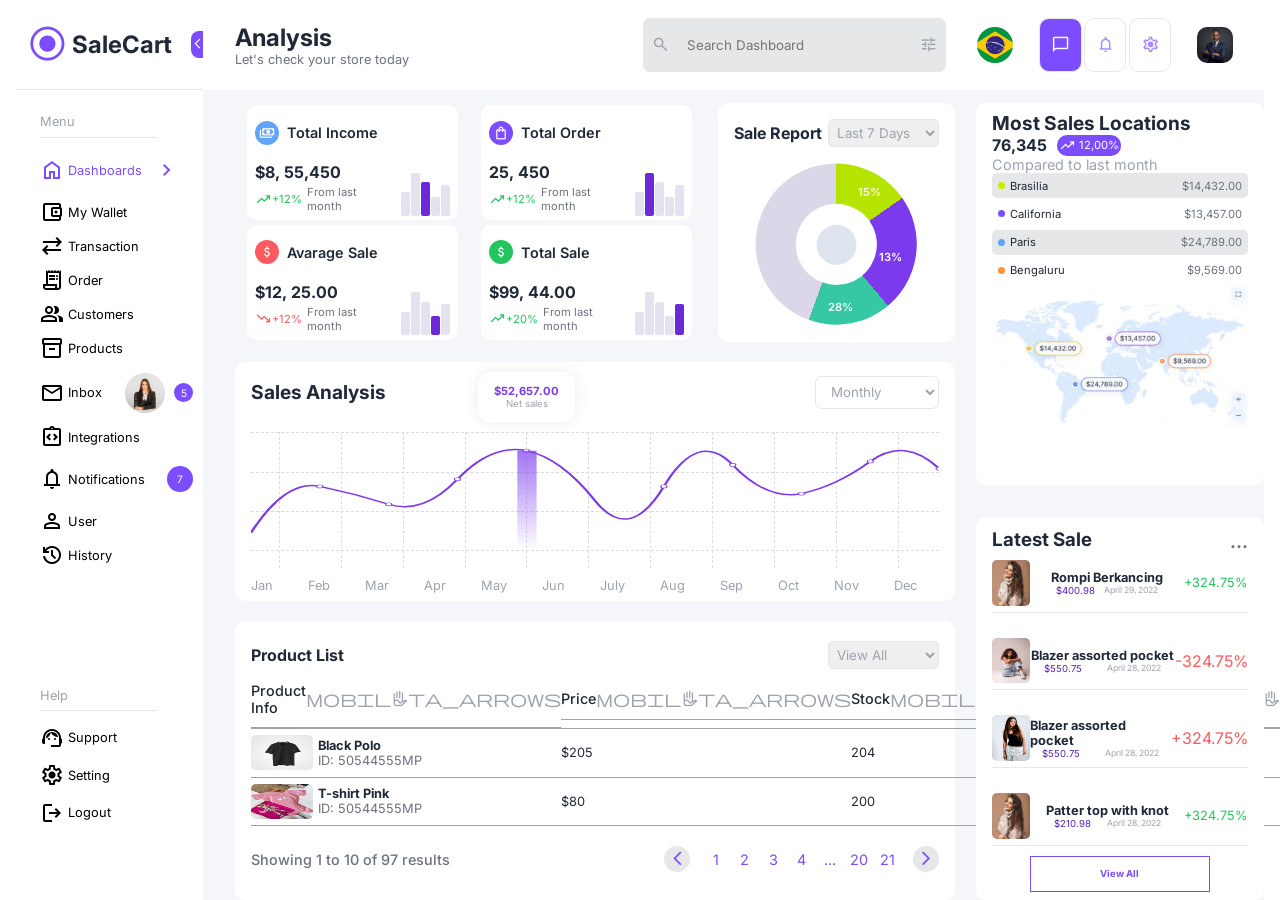
<file: dashboard/index.html>
<!DOCTYPE html>
<html lang="pt-br">
<head>
    <meta charset="UTF-8">
    <meta name="viewport" content="width=device-width, initial-scale=1.0">
    <title>DASHBOARD</title>
    <link rel="stylesheet" href="style.css">
    <link rel="stylesheet" href="https://fonts.googleapis.com/css2?family=Material+Symbols+Outlined"/>
</head>
<body>
    <div class="container">
        <aside>
            <div class="title">
                <h1><span class="material-symbols-outlined">radio_button_checked</span> SaleCart</h1>
                <div class="title-span"><span class="material-symbols-outlined">chevron_left</span></div>
            </div>
            <div class="box1">
                <p class="menu-title">Menu</p>
                <div class="itens">
                    <div class="selected menu-iten">
                        <p ><span class="material-symbols-outlined">home</span> Dashboards</p>
                            <span class="material-symbols-outlined">chevron_right</span>
                    </div>
                    <p class="menu-iten"><span class="material-symbols-outlined">account_balance_wallet</span> My Wallet</p>
                    <p class="menu-iten"><span class="material-symbols-outlined">sync_alt</span> Transaction</p>
                    <p class="menu-iten"><span class="material-symbols-outlined">receipt_long</span> Order</p>
                    <p class="menu-iten"><span class="material-symbols-outlined">group</span> Customers</p>
                    <p class="menu-iten"><span class="material-symbols-outlined">inventory_2</span> Products</p>

                    <div class="iten-image">
                        <p class="menu-iten"><span class="material-symbols-outlined ">mail</span> Inbox</p>
                        <img src="./images/perfil-aside.jpg" alt="perfil">
                        <div class="num-aside">5</div>

                    </div>

                    <p class="menu-iten"><span class="material-symbols-outlined">integration_instructions</span> Integrations</p>

                    <div class="iten-image only-num">
                        <p class="menu-iten"><span class="material-symbols-outlined">notifications</span> Notifications </p>
                        <div class="num-aside">7</div>

                    </div>

                    <p class="menu-iten"><span class="material-symbols-outlined">person</span> User</p>
                    <p class="menu-iten"><span class="material-symbols-outlined">history</span> History</p>


                    
                </div>
            </div>
            <div class="box2">
                <p class="menu-title">Help</p>
                <div class="itens">
                    <p class="menu-iten"><span class="material-symbols-outlined">support_agent</span>Support</p>

                    <p class="menu-iten"><span class="material-symbols-outlined">settings</span>Setting</p>

                    <p class="menu-iten"><span class="material-symbols-outlined">logout</span>Logout</p>

                </div>


            </div>
        </aside>
        
        <div class="content">
            <header>
                <div class="header-titles">
                    <h1>Analysis</h1>
                    <p>Let's check your store today</p>
                </div>
                <div class="header-itens">
                    <div class="search-box">
                        <span class="material-symbols-outlined">search</span>
                        <input type="text" placeholder="Search Dashboard">
                        <span class="material-symbols-outlined">tune</span>
                    </div>
                    <div class="header-icons-bandeira">
                        <img src="./images/bandeira-brasil.jpg" alt="Bandeira do Brasil">
                    </div>
                    <div class="header-icon icon-selected">
                        <span class="material-symbols-outlined">chat_bubble</span>
                    </div>
                    <div class="header-icon">
                        <span class="material-symbols-outlined">notifications</span>
                    </div>
                    <div class="header-icon">
                        <span class="material-symbols-outlined">settings</span>
                    </div>
                    <div class="header-icons-bandeira header-perfil">
                        <img src="./images/perfil-header.jpg" alt="Foto de perfil">

                    </div>
                    
                </div>
            </header>
            <main>
                <div class="box1">
                    <div class="box1-parte1">
                        <div class="cards-box">
                            <div class="card">
                                <div class="card-title">
                                    <span class="material-symbols-outlined bg-blue">payments</span>
                                    <h3>Total Income</h3>
                                </div>
                                <div class="info-card">
                                    <div class="text">
                                        <h2>$8, 55,450</h2>
                                        <div class="text-p">
                                            <p class="text-green"><span class="material-symbols-outlined">trending_up</span> +12%</p>
                                            <p>From last month</p>

                                        </div>

                                    </div>
                                    <div class="grafico-card">
                                        
                                        <div class="barra barra1"></div>
                                        <div class="barra barra2"></div>
                                        <div class="barra barra3 selected-barra"></div>
                                        <div class="barra barra4"></div>
                                        <div class="barra barra5"></div>
                                    </div>
                                </div>
                            </div>
                            <div class="card ">
                                <div class="card-title">
                                    <span class="material-symbols-outlined bg-purple">shopping_bag</span>
                                    <h3>Total Order</h3>
                                </div>
                                <div class="info-card">
                                    <div class="text">
                                        <h2>25, 450</h2>
                                        <div class="text-p">
                                            <p class="text-green"><span class="material-symbols-outlined">trending_up</span> +12%</p>
                                            <p>From last month</p>

                                        </div>

                                    </div>
                                    <div class="grafico-card">
                                        
                                        <div class="barra barra1"></div>
                                        <div class="barra barra2 selected-barra"></div>
                                        <div class="barra barra3"></div>
                                        <div class="barra barra4"></div>
                                        <div class="barra barra5"></div>
                                    </div>
                                </div>
                            </div>
                            <div class="card">
                                <div class="card-title">
                                    <span class="material-symbols-outlined bg-red">attach_money</span>
                                    <h3>Avarage Sale</h3>
                                </div>
                                <div class="info-card">
                                    <div class="text">
                                        <h2>$12, 25.00</h2>
                                        <div class="text-p">
                                            <p class="text-red"><span class="material-symbols-outlined">trending_down</span> +12%</p>
                                            <p>From last month</p>

                                        </div>

                                    </div>
                                    <div class="grafico-card">
                                        
                                        <div class="barra barra1"></div>
                                        <div class="barra barra2"></div>
                                        <div class="barra barra3"></div>
                                        <div class="barra barra4 selected-barra"></div>
                                        <div class="barra barra5"></div>
                                    </div>
                                </div>
                            </div>
                            <div class="card">
                                <div class="card-title">
                                    <span class="material-symbols-outlined bg-green">attach_money</span>
                                    <h3>Total Sale</h3>
                                </div>
                                <div class="info-card">
                                    <div class="text">
                                        <h2>$99, 44.00</h2>
                                        <div class="text-p">
                                            <p class="text-green"><span class="material-symbols-outlined">trending_up</span>+20%</p>
                                            <p>From last month</p>

                                        </div>

                                    </div>
                                    <div class="grafico-card">
                                        
                                        <div class="barra barra1"></div>
                                        <div class="barra barra2"></div>
                                        <div class="barra barra3"></div>
                                        <div class="barra barra4"></div>
                                        <div class="barra barra5 selected-barra"></div>
                                    </div>
                                </div>
                            </div>


                           
                        </div>
                        
                        <div class="grafico1-box">
                            <div class="titles">
                                <h3>Sale Report</h3>
                                <select name="days" id="days">
                                    <option value="1" selected>Last 7 Days</option>
                                    <option value="2">Last 15 Days</option>
                                    <option value="3">Last 30 Days</option>
                                </select>
                            </div>

                            <div class="grafico-circle">
                                <div class="circle">
                                    <div class="parte parte1">
                                        <span>15%</span>
                                    </div>

                                    <div class="parte parte2">
                                        <span>13%</span>
                                    </div>

                                    <div class="parte parte3">
                                        <span>28%</span>
                                    </div>

                                    <div class="center-circle"></div>
                                </div>


                            </div>
                        </div>
                    </div>

                    <div class="box1-parte2">
                        <div class="titles">
                            <h3>Sales Analysis</h3>
                            <select name="days" id="days">
                                <option value="1" selected>Monthly</option>
                                <option value="2">Last 15 Days</option>
                                <option value="3">Last 30 Days</option>
                            </select>
                        </div>
                        <div class="grafico-meses">
                            <div class="linha-horizontal linha1"></div>
                            <div class="linha-horizontal linha2"></div>
                            <div class="linha-horizontal linha3"></div>
                            <div class="linha-horizontal linha4"></div>

                            <div class="linha-vertical v1"></div>
                            <div class="linha-vertical v2"></div>
                            <div class="linha-vertical v3"></div>
                            <div class="linha-vertical v4"></div>
                            <div class="linha-vertical v5"></div>
                            <div class="linha-vertical v6"></div>
                            <div class="linha-vertical v7"></div>
                            <div class="linha-vertical v8"></div>
                            <div class="linha-vertical v9"></div>
                            <div class="linha-vertical v10"></div>
                            <div class="linha-vertical v11"></div>

                            <div class="grafico-linha">
                                <svg viewBox="0 0 100 40" preserveAspectRatio="none">

                                    <path 
                                        d="
                                        M 0 33
                                        Q 5 18 10 20
                                        T 20 25
                                        T 30 18
                                        T 40 10
                                        T 50 24
                                        T 60 20
                                        T 70 14
                                        T 80 22
                                        T 90 13
                                        T 100 15
                                        "
                                        fill="none"
                                        stroke="#7c3aed"
                                        stroke-width="0.4"
                                    />

                                    <!-- bolinhas -->
                                    <circle cx="10" cy="20" r="0.45" />
                                    <circle cx="20" cy="25" r="0.45" />
                                    <circle cx="30" cy="18" r="0.45" />
                                    <circle cx="40" cy="10" r="0.45" />
                                    <circle cx="60" cy="20" r="0.45" />
                                    <circle cx="70" cy="14" r="0.45" />
                                    <circle cx="80" cy="22" r="0.45" />
                                    <circle cx="90" cy="13" r="0.45" />
                                    <circle cx="100" cy="15" r="0.45" />

                                    <!-- destaque junho -->
                                    <rect x="38.7" y="10" width="2.8" height="28" fill="url(#gradiente)" />

                                    <defs>
                                        <linearGradient id="gradiente" x1="0" y1="0" x2="0" y2="1">
                                            <stop offset="0%" stop-color="#7c3aed" stop-opacity="0.7"/>
                                            <stop offset="100%" stop-color="#7c3aed" stop-opacity="0"/>
                                        </linearGradient>
                                    </defs>

                                </svg>

                                <div class="tooltip">
                                    <strong>$52,657.00</strong>
                                    <span>Net sales</span>
                                </div>
                            </div>

                            <div class="meses">
                                <span>Jan</span>
                                <span>Feb</span>
                                <span>Mar</span>
                                <span>Apr</span>
                                <span>May</span>
                                <span>Jun</span>
                                <span>July</span>
                                <span>Aug</span>
                                <span>Sep</span>
                                <span>Oct</span>
                                <span>Nov</span>
                                <span>Dec</span>
                            </div>

                        </div>

                    </div>

                    <div class="box1-parte3">
                        <div class="titles">
                            <h3>Product List</h3>
                            <select name="days" id="days">
                                <option value="1" selected>View All</option>
                                <option value="2">Last 15 Days</option>
                                <option value="3">Last 30 Days</option>
                            </select>
                        </div>
                        <table>
                            <thead class="thead">
                                <th>
                                    <div class="th-content">
                                        Product Info
                                        <span class="material-symbols-outlined">mobiledata_arrows</span>
                                    </div>
                                </th>

                                <th>
                                    <div class="th-content">
                                        Price
                                        <span class="material-symbols-outlined">mobiledata_arrows</span>
                                    </div>
                                </th>

                                <th>
                                    <div class="th-content">
                                        Stock
                                        <span class="material-symbols-outlined">mobiledata_arrows</span>
                                    </div>
                                </th>

                                <th>
                                    <div class="th-content">
                                        Start Date
                                        <span class="material-symbols-outlined">mobiledata_arrows</span>
                                    </div>
                                </th>

                                <th>
                                    <div class="th-content">
                                        Statistcs
                                        <span class="material-symbols-outlined">mobiledata_arrows</span>
                                    </div>
                                </th>

                                <th>
                                    <div class="th-content">
                                        Action
                                    </div>
                                </th>
                            </thead>
                            <tr>
                                <td class="td-img">
                                    <div class="product">
                                        <img src="./images/black-polo.avif" alt="Blusa Preta Polo" width="20px" height="20px">
                                        <div class="info">
                                            <h4>Black Polo</h4>
                                            <p>ID: 50544555MP</p>
                                        </div>

                                    </div>
                                </td>
                                <td>$205</td>
                                <td>204</td>
                                <td>Apr 24, 2023</td>
                                <td class="statist">
                                    <div class="info">
                                        <h4>Perfect</h4>
                                        <p>1.2k sales</p>
                                    </div>
                                    <div class="barra barra1">
                                        <div class="color"></div>
                                        
                                    </div>
                                </td>
                                <td class="input">
                                    <input type="checkbox" id="chk" />
                                    <label for="chk" class="switch">
                                    <span class="slider"></span>
                                    </label>
                                </td>
                            </tr>
                            <tr>
                                <td class="td-img">
                                    <div class="product">
                                        <img src="./images/blusa-rosa.jfif" alt="Blusa Rosa" width="20px" height="20px">
                                        <div class="info">
                                            <h4>T-shirt Pink</h4>
                                            <p>ID: 50544555MP</p>
                                        </div>

                                    </div>
                                </td>
                                <td>$80</td>
                                <td>200</td>
                                <td>Apr 24, 2023</td>
                                <td class="statist">
                                    <div class="info">
                                        <h4>Good</h4>
                                        <p>700 sales</p>
                                    </div>
                                    <div class="barra barra2">
                                        <div class="color"></div>
                                        
                                    </div>
                                </td>
                                <td class="input">
                                    <input type="checkbox" id="chk" />
                                    <label for="chk" class="switch">
                                    <span class="slider"></span>
                                    </label>
                                </td>
                            </tr>
                        </table>
                        <div class="pages">
                            <h4>Showing 1 to 10 of 97 results</h4>
                            <div class="num-result">
                                <span class="material-symbols-outlined">arrow_back_ios_new</span>
                                <div class="num-pages">
                                    <span>1</span>
                                    <span>2</span>
                                    <span>3</span>
                                    <span>4</span>
                                    <span>...</span>
                                    <span>20</span>
                                    <span>21</span>
                                </div>
                                <span class="material-symbols-outlined">arrow_forward_ios</span>
                            </div>
                        </div>
                    </div>
                </div>

                <div class="box2">
                    <div class="box-mapa">
                        <h3>Most Sales Locations</h3>
                        <div class="porcentagem">
                            <h4>76,345</h4>
                            <p><span class="material-symbols-outlined">trending_up</span>  12,00%</p>

                        </div>
                        <p class="text-gray">Compared to last month</p>
                        <div class="legenda">
                            <div class="pais pais-gray">
                                <div class="nome-pais">
                                    <div class="color1 color"></div>
                                    <p>Brasilia</p>
                                </div>
                                <div class="num-pais">$14,432.00</div>
                            </div>
                            <div class="pais">
                                <div class="nome-pais">
                                    <div class="color2 color"></div>
                                    <p>California</p>
                                </div>
                                <div class="num-pais">$13,457.00</div>
                            </div>
                            <div class="pais pais-gray">
                                <div class="nome-pais">
                                    <div class="color3 color"></div>
                                    <p>Paris</p>
                                </div>
                                <div class="num-pais">$24,789.00</div>
                            </div>
                            <div class="pais">
                                <div class="nome-pais">
                                    <div class="color4 color"></div>
                                    <p>Bengaluru</p>
                                </div>
                                <div class="num-pais">$9,569.00</div>
                            </div>
                        </div>
                        <div class="mapa">
                            <img src="./images/mapa.jpg" alt="Mapa do mundo">
                        </div>
                    </div>
                    <div class="card2">
                        <div class="title">
                            <h3>Latest Sale</h3>
                            <span>...</span>
                        </div>
                        <div class="cards">
                            <div class="card">
                                <img src="./images/pessoa1.jpg" alt="Modelo" width="20px" height="20px">
                                <div class="info">
                                    <h4>Rompi Berkancing</h4>
                                    <div class="text-menor">
                                        <p class="text-purple">$400.98</p>
                                        <p class="text-gray">April 29, 2022</p>
                                    </div>
                                </div>
                                <p class="text-green">+324.75%</p>
                            </div>
                            <div class="card">
                                <img src="./images/pessoa3.jfif" alt="Modelo" width="20px" height="20px">
                                <div class="info">
                                    <h4>Blazer assorted pocket</h4>
                                    <div class="text-menor">
                                        <p class="text-purple">$550.75</p>
                                        <p class="text-gray">April 28, 2022</p>
                                    </div>
                                </div>
                                <p class="text-red">-324.75%</p>
                            </div>
                            <div class="card">
                                <img src="./images/pessoa3.jpg" alt="Modelo" width="20px" height="20px">
                                <div class="info">
                                    <h4>Blazer assorted pocket</h4>
                                    <div class="text-menor">
                                        <p class="text-purple">$550.75</p>
                                        <p class="text-gray">April 28, 2022</p>
                                    </div>
                                </div>
                                <p class="text-red">+324.75%</p>
                            </div>
                            <div class="card">
                                <img src="./images/pessoa1.jpg" alt="Modelo" width="20px" height="20px">
                                <div class="info">
                                    <h4>Patter top with knot</h4>
                                    <div class="text-menor">
                                        <p class="text-purple">$210.98</p>
                                        <p class="text-gray">April 28, 2022</p>
                                    </div>
                                </div>
                                <p class="text-green">+324.75%</p>
                            </div>
                        </div>
                        <input type="submit" value="View All" class="button">
                    </div>
                </div>
            </main>   
        </div>
    </div>
</body>
</html>
</file>
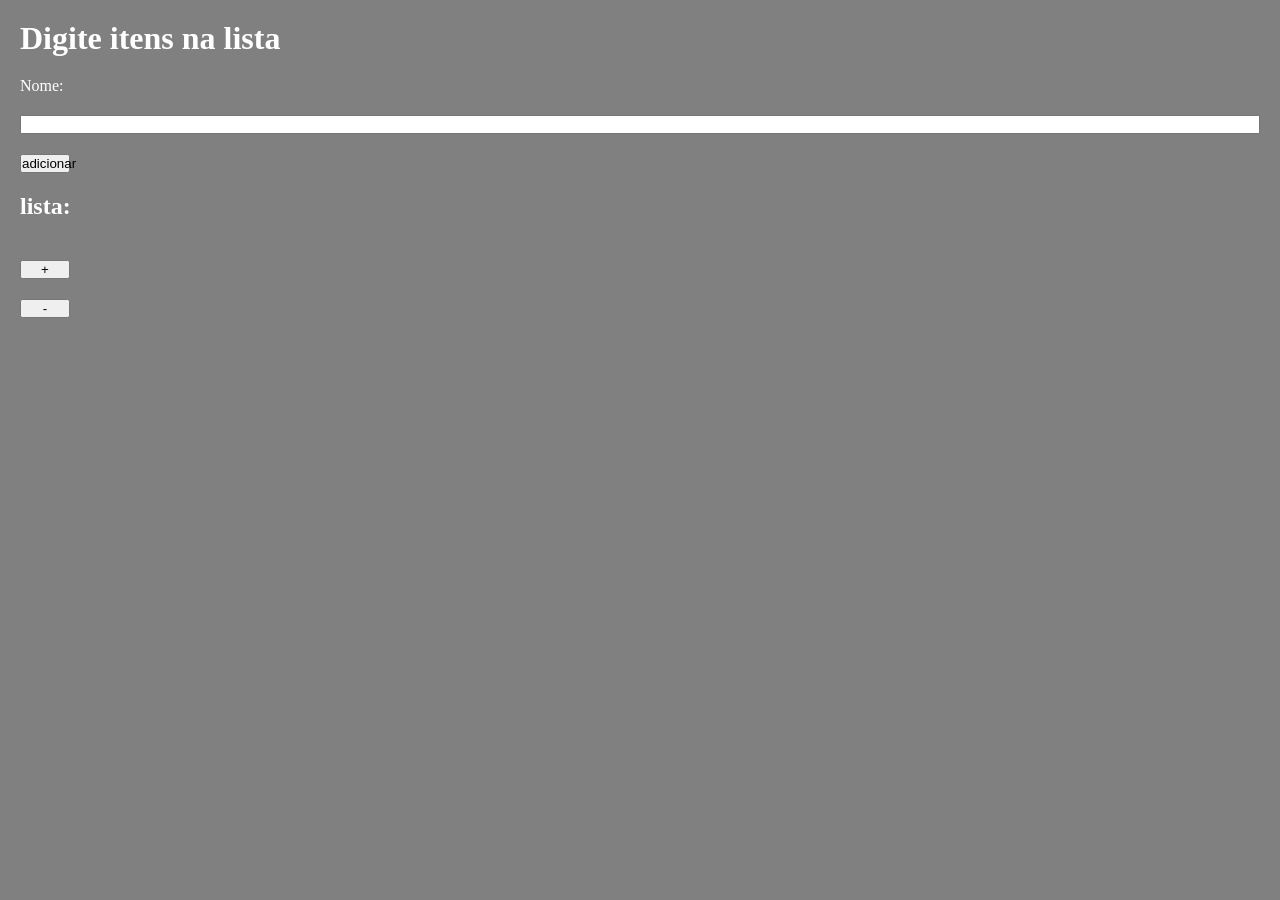
<file: semestre2/index.html>
<!DOCTYPE html>
<html lang="pt-br">
<head>
    <meta charset="UTF-8">
    <meta name="viewport" content="width=device-width, initial-scale=1.0">
    <title>aula 5 - acoes em formularios</title>
    <link rel="stylesheet" href="style.css">
    <script src="script.js" defer></script>
</head>
<body>
    <main>
        <div class="container">
            <h1>
                Digite itens na lista
            </h1>
            <label for="nome">Nome:</label>
            <input type="text" nome="" id="nome">
            <button id="bt-add">adicionar</button>
            <h2>lista:</h2>
            <div class="lista">
                <ul id="result-ul"></ul>
            </div>

            <!-- 
            <div id="result">Cliquei (n)x</div>
            evento onclik tambem pode ser usado, mas polui o html -->            
            <button id="bt-mais">+</button>
            <button id="bt-menos">-</button>
            
            
        </div>

    </main>
</body>
</html>
</file>
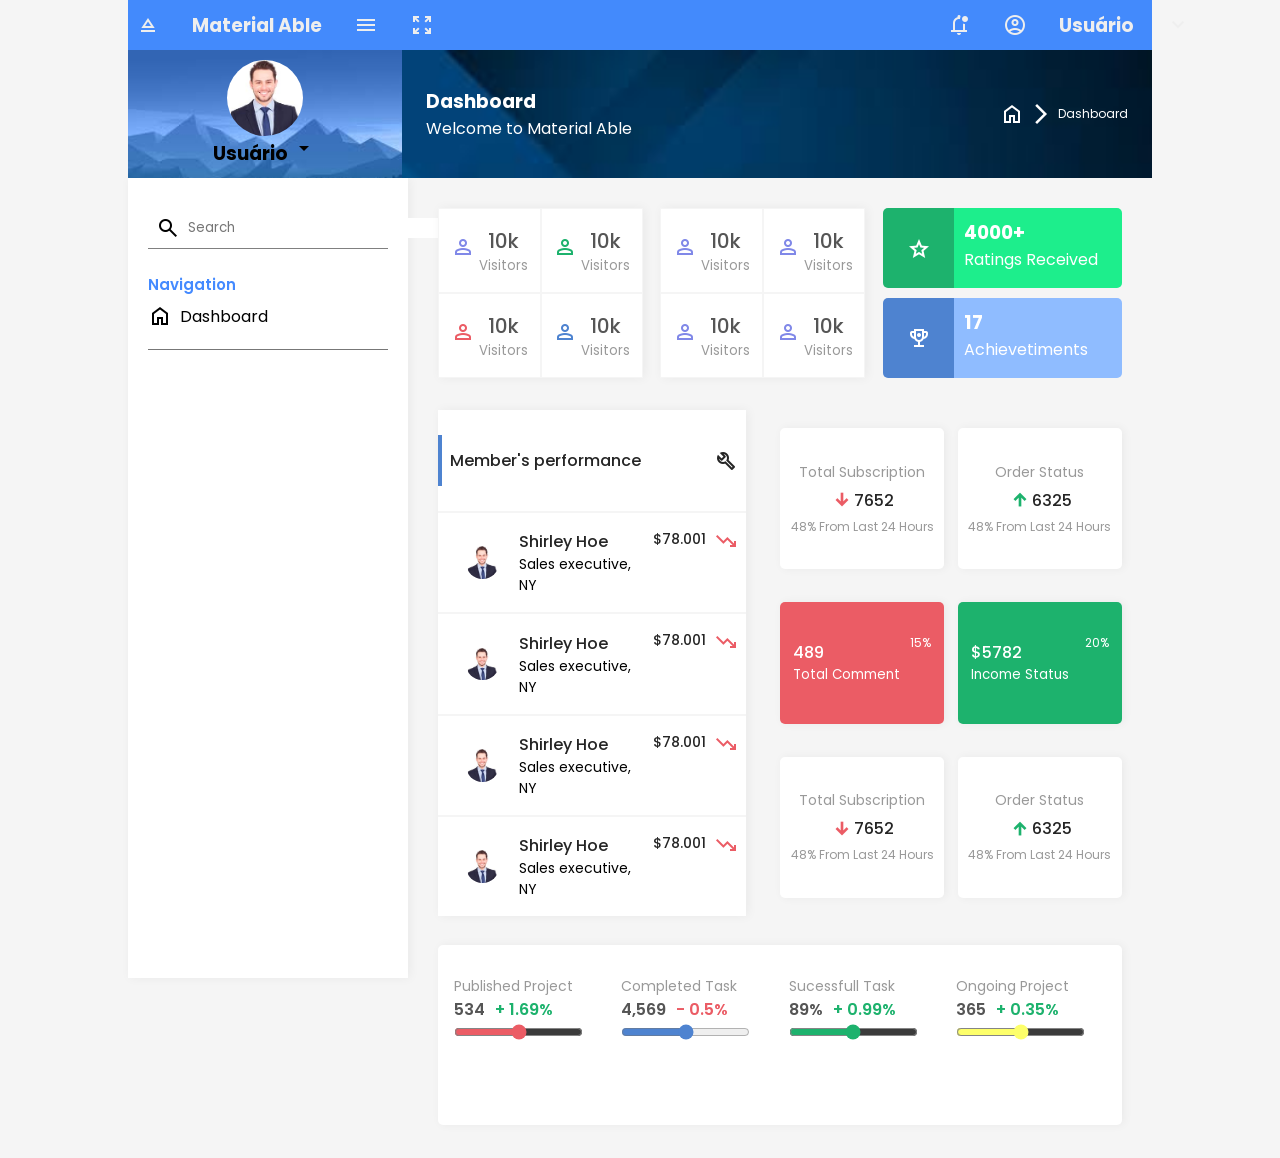
<file: desing/aula14/index.html>
<!doctype html>
<html lang="pt-br">
  <head>
    <meta charset="UTF-8" />
    <meta name="viewport" content="width=device-width, initial-scale=1.0" />
    <title>Dashboard 01</title>
    <link rel="stylesheet" href="style1.css" />
    <link rel="stylesheet" href="https://fonts.googleapis.com/css2?family=Material+Symbols+Outlined" />
  </head>
  <body>
    <div class="container">
      
      <header>
        <div class="box1">
            <span class="material-symbols-outlined">eject</span>
            <h3>Material Able</h3>
            <span class="material-symbols-outlined">menu</span>
            <span class="material-symbols-outlined">zoom_out_map</span>
        </div>
        <div class="box2">
            <span class="material-symbols-outlined">notifications_unread</span>
            <span class="material-symbols-outlined">account_circle</span>
            <h3>Usuário</h3>
            <span class="material-symbols-outlined">keyboard_arrow_down</span>
        </div>
           
      </header>

      <div class="sub-header">
        <div class="box1">
          <img src="./images/perfil.jpg" alt="perfil" class="foto_perfil">
          <h3>Usuário <span class="material-symbols-outlined">arrow_drop_down</span></h3>
        </div>
        <div class="box2">
          <div class="subbox1">
            <h3>Dashboard</h3>
            <p>Welcome to Material Able</p>

          </div>
          <div class="subbox2">
            <span class="material-symbols-outlined">home</span>
            <span class="material-symbols-outlined">arrow_forward_ios</span>
            <p>Dashboard</p>
          </div>
        </div>
      </div>
      <main>

        <aside class="sidebar">
          <div class="search-box">
<span class="material-symbols-outlined">
search
</span>
            <input type="text" name="search" id="search" placeholder="Search"/>
          </div>

          <div class="menu">
            <div class="menu-section">
              <h3>Navigation</h3>
              <ul>
                <li class="menu-item">
            <span class="material-symbols-outlined">home</span>

                  <span class="text">Dashboard</span>
                </li>
              </ul>
            </div>
          </div>
        </aside>
        <div class="content">
            <div class="card1">
              <div class="statistics">
                <div class="info">
                  <div class="box1">
                    <span class="material-symbols-outlined icons icon-roxo" >person</span>
                  </div>
                  <div class="box2">
                    <h4>10k</h4>
                    <h5>Visitors</h5>
                  </div>
                </div>
                <div class="info">
                  <div class="box1">
                    <span class="material-symbols-outlined icons icon-green" >person</span>
                  </div>
                  <div class="box2">
                    <h4>10k</h4>
                    <h5>Visitors</h5>
                  </div>
                </div>
                <div class="info">
                  <div class="box1">
                    <span class="material-symbols-outlined icons icon-red" >person</span>
                  </div>
                  <div class="box2">
                    <h4>10k</h4>
                    <h5>Visitors</h5>
                  </div>
                </div>
                <div class="info">
                  <div class="box1">
                    <span class="material-symbols-outlined icons icon-blue" >person</span>
                  </div>
                  <div class="box2">
                    <h4>10k</h4>
                    <h5>Visitors</h5>
                  </div>
                </div>
              </div>
              <div class="statistics">
                <div class="info">
                  <div class="box1">
                    <span class="material-symbols-outlined icons icon-roxo" >person</span>
                  </div>
                  <div class="box2">
                    <h4>10k</h4>
                    <h5>Visitors</h5>
                  </div>
                </div>
                <div class="info">
                  <div class="box1">
                    <span class="material-symbols-outlined icons icon-roxo" >person</span>
                  </div>
                  <div class="box2">
                    <h4>10k</h4>
                    <h5>Visitors</h5>
                  </div>
                </div>
                <div class="info">
                  <div class="box1">
                    <span class="material-symbols-outlined icons icon-roxo" >person</span>
                  </div>
                  <div class="box2">
                    <h4>10k</h4>
                    <h5>Visitors</h5>
                  </div>
                </div>
                <div class="info">
                  <div class="box1">
                    <span class="material-symbols-outlined icons icon-roxo" >person</span>
                  </div>
                  <div class="box2">
                    <h4>10k</h4>
                    <h5>Visitors</h5>
                  </div>
                </div>
              </div>
              <div class="premios">
                <div class="box">
                  <div class="box-icon back-green">
                    <span class="material-symbols-outlined icons">star</span>
                  </div>
                  <div class="box-title back-green-opaco">
                    <h3>4000+</h3>
                    <p>Ratings Received</p>
                  </div>
                </div>
                <div class="box">
                  <div class="box-icon back-blue">
                    <span class="material-symbols-outlined">rewarded_ads</span>
                  </div>
                  <div class="box-title back-blue-opaco">
                    <h3>17</h3>
                    <p>Achievetiments</p>
                  </div>
                </div>
                
              </div>
            </div>
            <div class="card2">
              <div class="box1">
                <box class="title">
                  <div class="box-interno">
                    <h4>Member's performance</h4>
                    <span class="material-symbols-outlined icons">build</span>

                  </div>
                </box>
                <div class="members">
                  <div class="box-img">
                    <img src="./images/perfil.jpg" alt="perfil">
                  </div>
                  <div class="box2">
                    <div class="name">
                      <h4>Shirley Hoe</h4>
                      <p>Sales executive, NY</p>
                    </div>
                    <div class="money">
                      <h4>$78.001</h4>
                    <span class="material-symbols-outlined icons icon-red">trending_down</span>
                      
                    </div>
                  </div>
                </div>
                <div class="members">
                  <div class="box-img">
                    <img src="./images/perfil.jpg" alt="perfil">
                  </div>
                  <div class="box2">
                    <div class="name">
                      <h4>Shirley Hoe</h4>
                      <p>Sales executive, NY</p>
                    </div>
                    <div class="money">
                      <h4>$78.001</h4>
                    <span class="material-symbols-outlined icons icon-red">trending_down</span>
                      
                    </div>
                  </div>
                </div>
                <div class="members">
                  <div class="box-img">
                    <img src="./images/perfil.jpg" alt="perfil">
                  </div>
                  <div class="box2">
                    <div class="name">
                      <h4>Shirley Hoe</h4>
                      <p>Sales executive, NY</p>
                    </div>
                    <div class="money">
                      <h4>$78.001</h4>
                    <span class="material-symbols-outlined icons icon-red">trending_down</span>
                      
                    </div>
                  </div>
                </div>
                <div class="members">
                  <div class="box-img">
                    <img src="./images/perfil.jpg" alt="perfil">
                  </div>
                  <div class="box2">
                    <div class="name">
                      <h4>Shirley Hoe</h4>
                      <p>Sales executive, NY</p>
                    </div>
                    <div class="money">
                      <h4>$78.001</h4>
                    <span class="material-symbols-outlined icons icon-red">trending_down</span>
                      
                    </div>
                  </div>
                </div>
              </div>
              <div class="card2-box2">
              <div class="box-grande">
                <div>
                  <h5>Total Subscription</h5>
                  <h4><span class="material-symbols-outlined icons icon-red">arrow_downward_alt</span> 7652</h4>
                  <p>48% From Last 24 Hours</p>
                </div>
                <div>
                  <h5>Order Status</h5>
                  <h4><span class="material-symbols-outlined icons icon-green">arrow_upward_alt</span> 6325</h4>
                  <p>48% From Last 24 Hours</p>
                </div>
              </div>
              <div class="box-pequeno">
                <div class="cards-pequenos back-red">
                  <div class="box-info ">
                    <h4>489</h4>
                    <h5>Total Comment</h5>
                  </div>
                  <div class="porcentagem">
                    <p>15%</p>
                  </div>

                </div>
                <div class="cards-pequenos  back-green">
                  <div class="box-info">
                    <h4>$5782</h4>
                    <h5>Income Status</h5>
                  </div>
                  <div class="porcentagem">
                    <p>20%</p>
                  </div>
                  
                </div>
              </div>
              <div class="box-grande">
                <div>
                  <h5>Total Subscription</h5>
                  <h4><span class="material-symbols-outlined icons icon-red">arrow_downward_alt</span> 7652</h4>
                  <p>48% From Last 24 Hours</p>
                </div>
                <div>
                  <h5>Order Status</h5>
                  <h4><span class="material-symbols-outlined icons icon-green">arrow_upward_alt</span> 6325</h4>
                  <p>48% From Last 24 Hours</p>
                </div>
              </div>
            </div>
            </div>
            <div class="card3">
              <div class="box box1">
                <h5>Published Project</h5>
                <div class="box-titles">
                  <h4>534</h4>
                  <h4 class="icon-green">+ 1.69%</h4>
                </div>
                <div class="linha">
                  <input type="range">
                </div>
              </div>
              <div class="box box2">
                <h5>Completed Task</h5>
                <div class="box-titles">
                  <h4>4,569</h4>
                  <h4 class="icon-red">- 0.5%</h4>
                </div>
                <div class="linha">
                  <input type="range">
                </div>
              </div>
              <div class="box box3">
                <h5>Sucessfull Task</h5>
                <div class="box-titles">
                  <h4>89%</h4>
                  <h4 class="icon-green">+ 0.99%</h4>
                </div>
                <div class="linha">
                  <input type="range">
                </div>
              </div>
              <div class="box box4">
                <h5>Ongoing Project</h5>
                <div class="box-titles">
                  <h4>365</h4>
                  <h4 class="icon-green">+ 0.35%</h4>
                </div>
                <div class="linha">
                  <input type="range">
                </div>
              </div>
            </div>
            

        </div>
      </main>
    </div>
  </body>
</html>
</file>
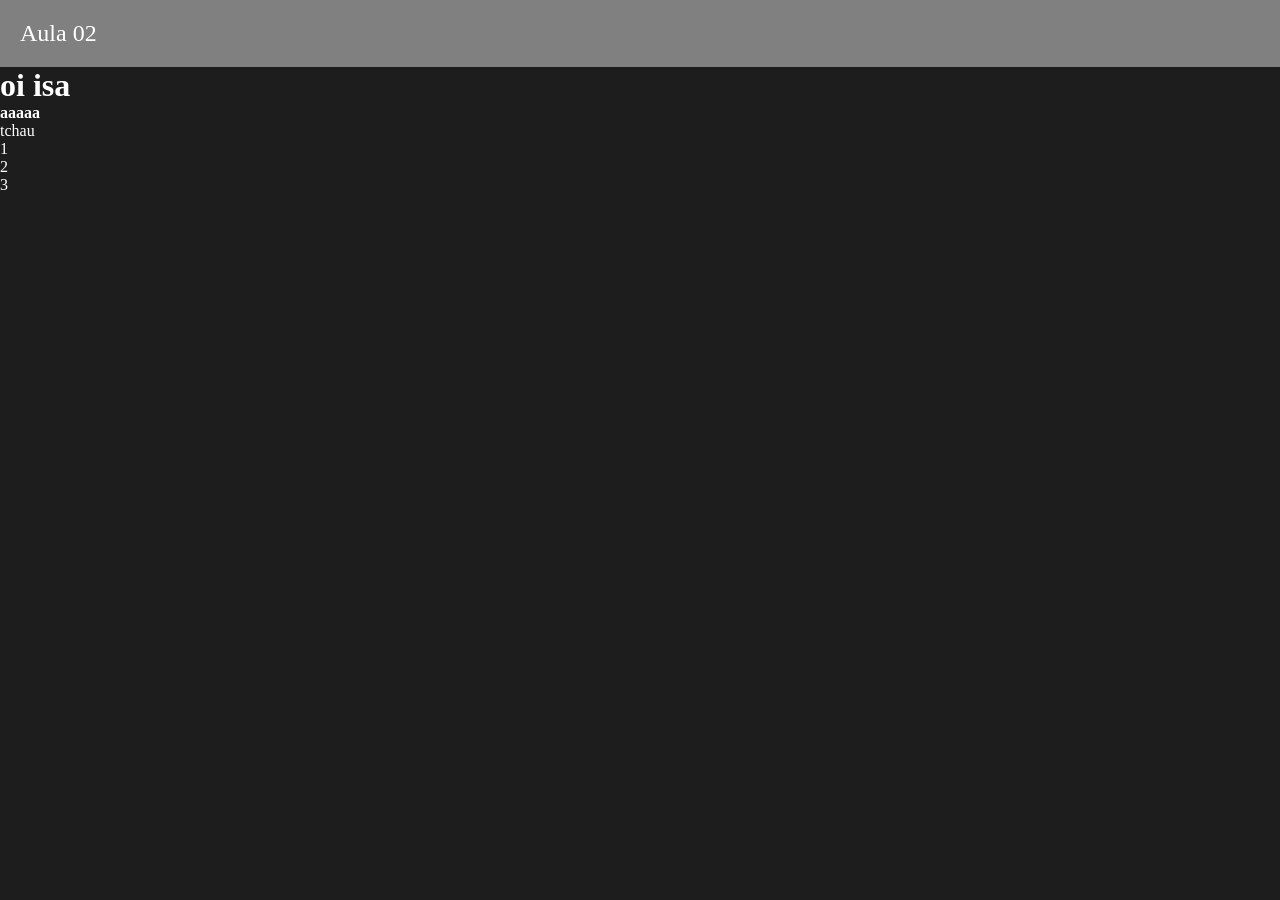
<file: semestre2/aula03/index.html>
<!DOCTYPE html>
<html lang="pt-br">
<head>
    <meta charset="UTF-8">
    <meta name="viewport" content="width=device-width, initial-scale=1.0">
    <title>Aula 03</title>
    <link rel="stylesheet" href="style.css">
    <script src="script.js" defer></script>
</head>
<body>
    <div class="container">
        <div class="console">
            <span>Aula 02</span>
        </div>
        <h1 id="title">Hello world!</h1>
        <ul>
            <li class="item">oi</li>
            <li class="item">tchau</li>
        </ul>
        <div class="itenss">1</div>
        <div class="itenss">2</div>
        <div class="itenss">3</div>
    </div>
</body>
</html>
</file>
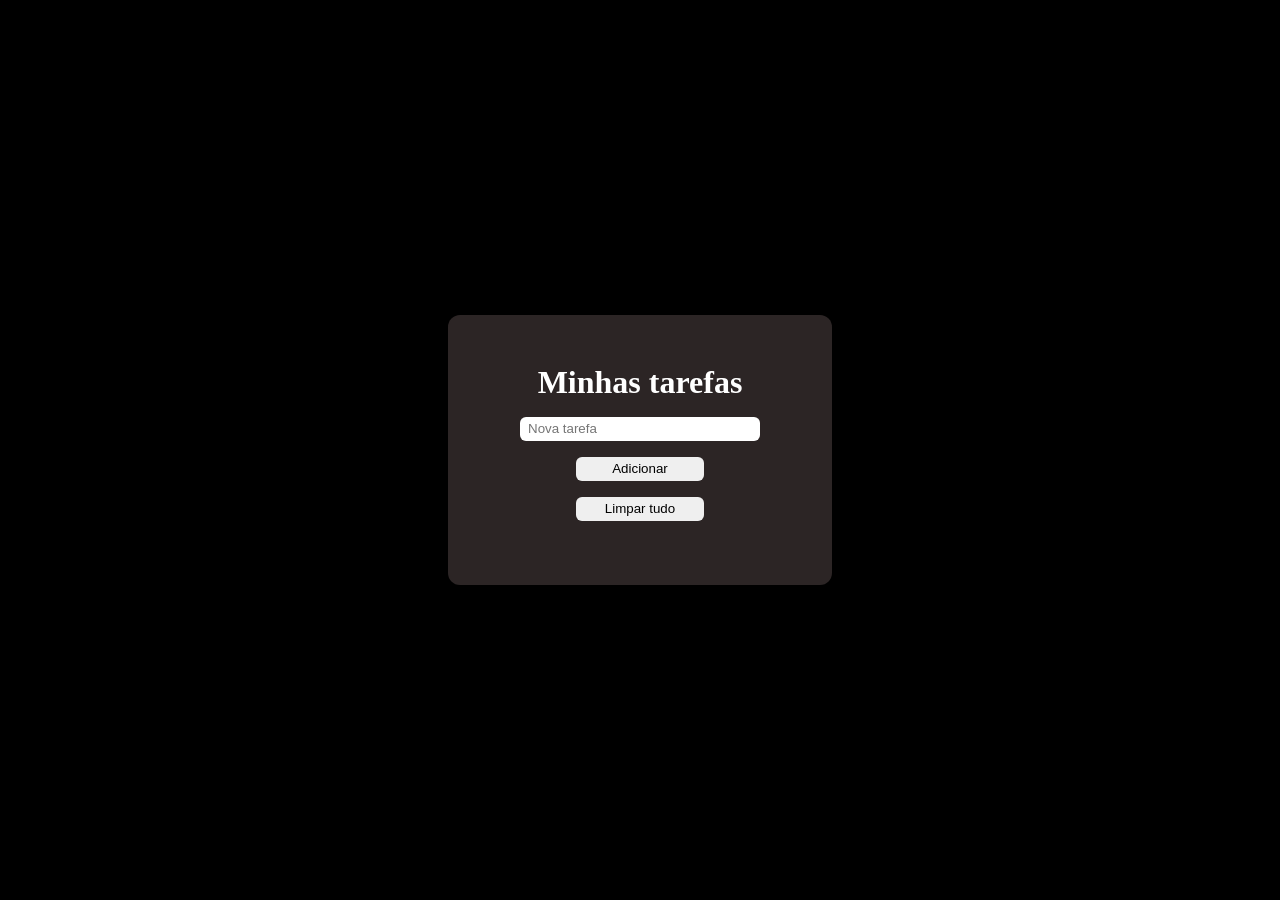
<file: semestre2/aula6/index.html>
<!DOCTYPE html>
<html lang="pt-br">
<head>
    <meta charset="UTF-8">
    <meta name="viewport" content="width=device-width, initial-scale=1.0">
    <link rel="stylesheet" href="style.css">
    <script src="script.js" defer></script>
    <title>Aula 6</title>
</head>
<body>
    <div class="container">
        <h1>Minhas tarefas</h1>
        <input id="campo" placeholder="Nova tarefa">
        <button id="add">Adicionar</button>
        <button id="limpar">Limpar tudo</button>

        <ul id="lista">
            
        </ul>
    </div>
</body>
</html>
</file>
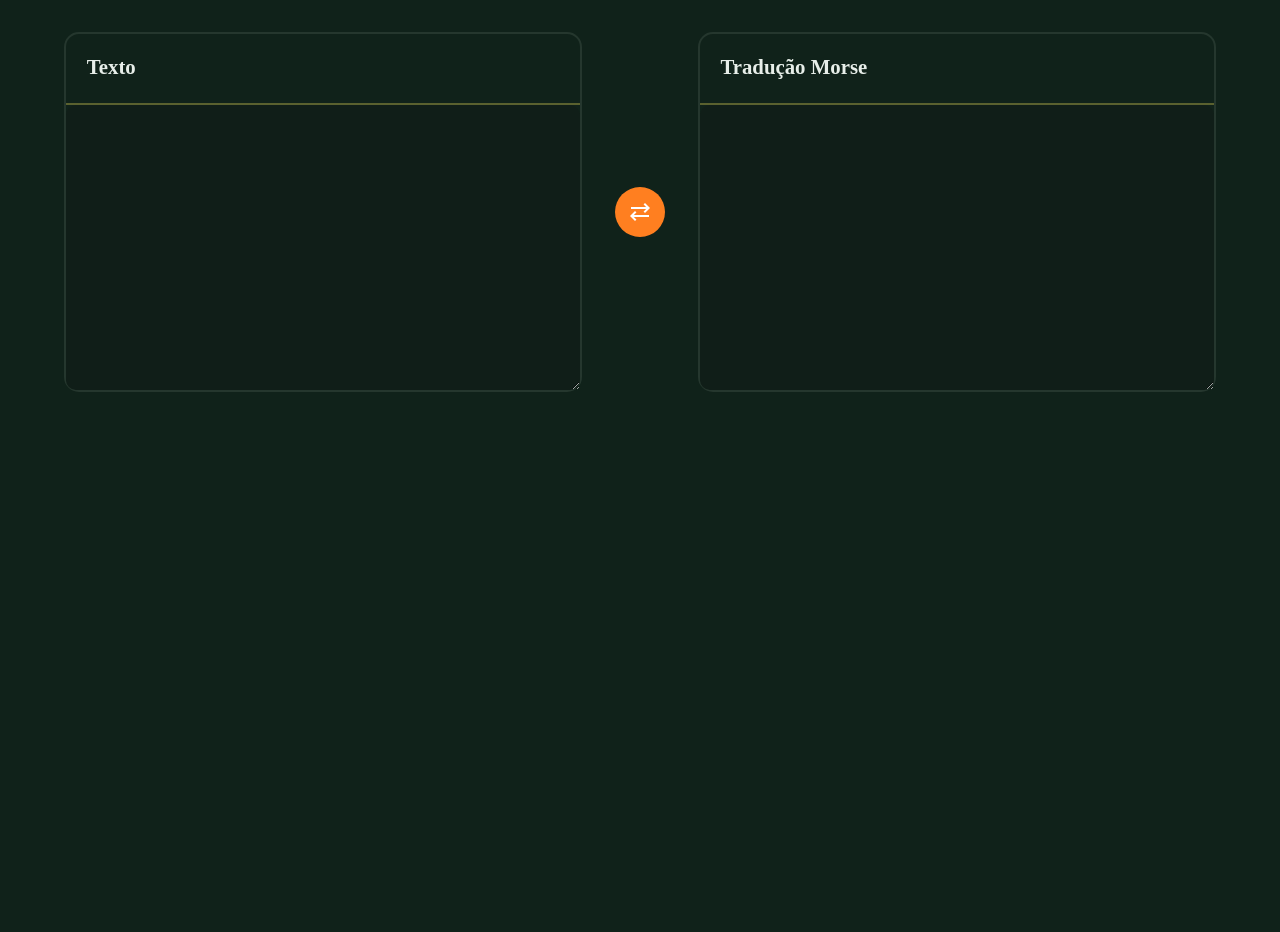
<file: semestre2/codigo_morse/index.html>
<!DOCTYPE html>
<html lang="pt-br">
<head>
    <meta charset="UTF-8">
    <meta name="viewport" content="width=device-width, initial-scale=1.0">
    <title>Código morse</title>
    <link rel="stylesheet" href="style.css">
    <script src="script.js" defer></script>
    <link rel="stylesheet" href="https://fonts.googleapis.com/css2?family=Material+Symbols+Outlined:opsz,wght,FILL,GRAD@20..48,100..700,0..1,-50..200&icon_names=sync_alt" />
</head>
<body>
    <main>
        <div class="container-text">
            <div class="box-text">
                <label for="texto">Texto</label>
                <textarea name="texto" id="texto"></textarea>
            </div>
            <div class="box-buttun"><span class="material-symbols-outlined" id="bt-tradutor">sync_alt</span></div>
            <div class="box-text">
                <label for="texto">Tradução Morse</label>
                <textarea name="morse" id="traducao"></textarea>
            </div>
        </div>
    </main>
</body>
</html>
</file>
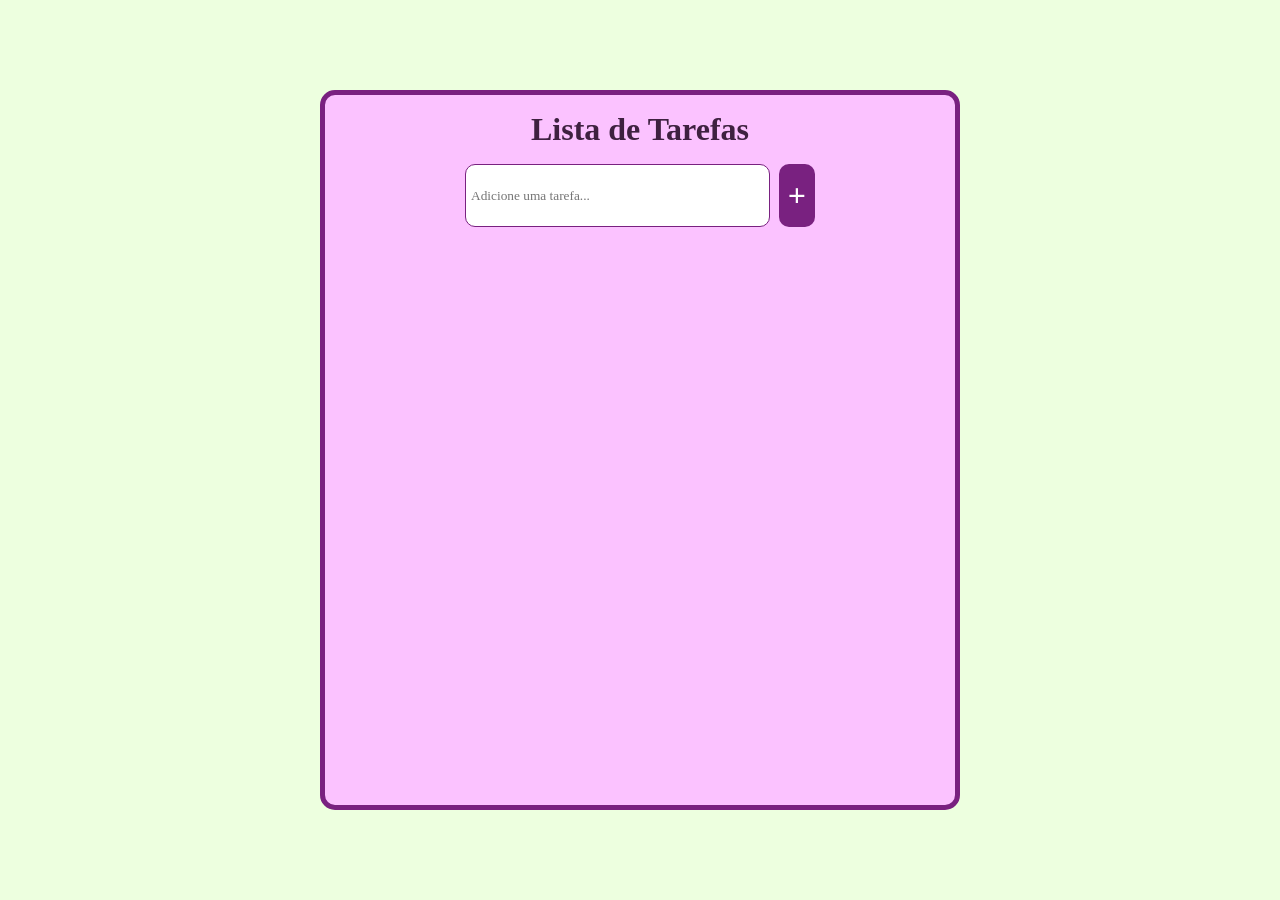
<file: semestre2/lista_tarefas/index.html>
<!DOCTYPE html>
<html lang="en">
<head>
    <meta charset="UTF-8">
    <meta name="viewport" content="width=
    , initial-scale=1.0">
    <title>Lista de Tarefas</title>
    <link rel="stylesheet" href="style.css">
    <script src="script.js" defer></script>
    <link rel="stylesheet" href="https://fonts.googleapis.com/css2?family=Material+Symbols+Outlined:opsz,wght,FILL,GRAD@20..48,100..700,0..1,-50..200&icon_names=delete" />
</head>
<body>
    <main>
        <div class="container">
            <h1>Lista de Tarefas</h1>
            <div class="box-input">
                <input type="text" name="tarefa" id="input-add" placeholder="Adicione uma tarefa...">
                <button id="bt-add">+</button>
            </div>
            <div class="box-list">
                <ul id="lista">
                    
                </ul>
            </div>

        </div>
    </main>
</body>
</html>
</file>
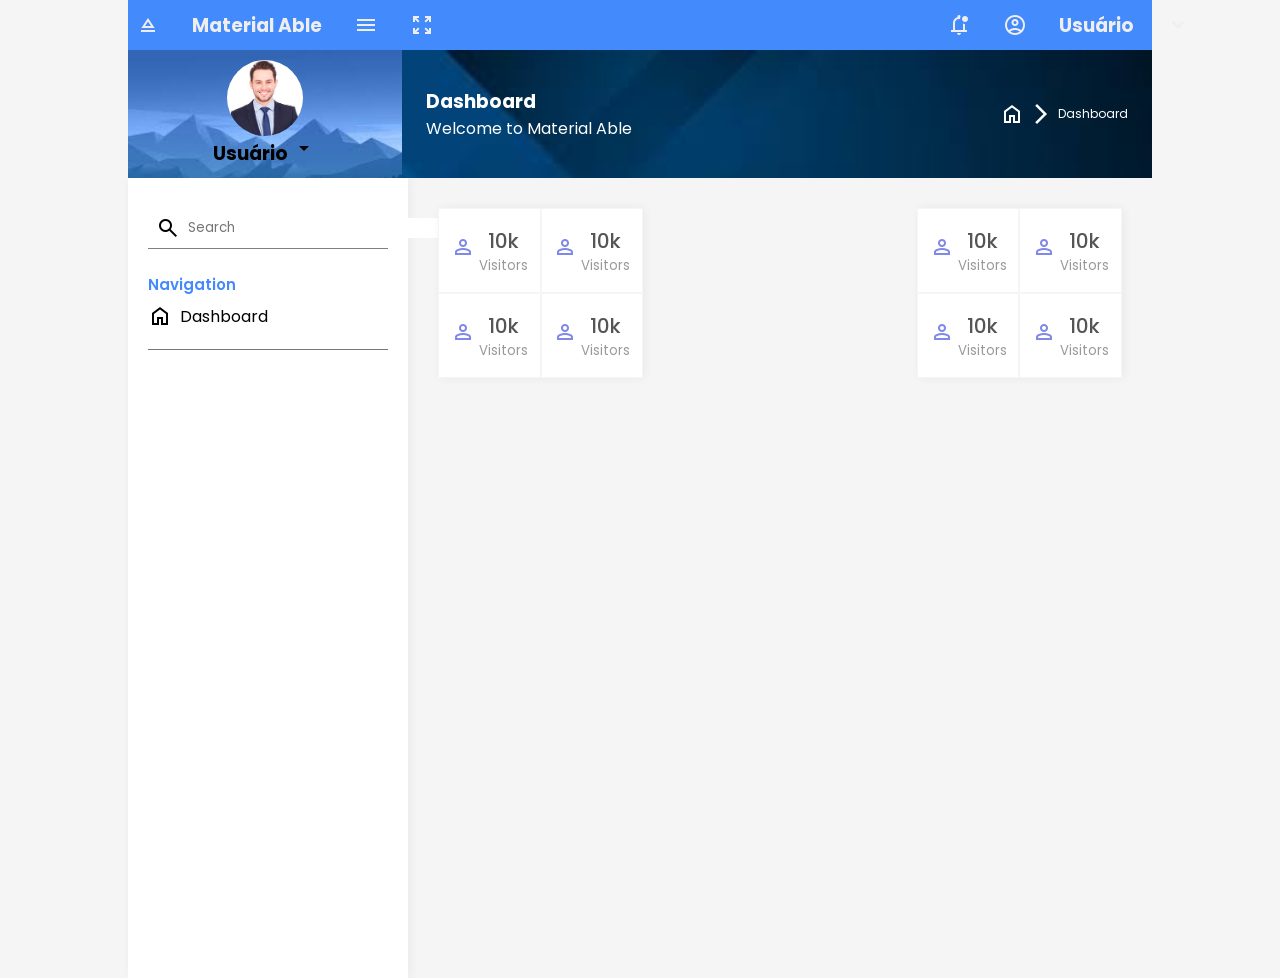
<file: desing/aula14/desing.html>
<!doctype html>
<html lang="pt-br">
  <head>
    <meta charset="UTF-8" />
    <meta name="viewport" content="width=device-width, initial-scale=1.0" />
    <title>Dashboard 01</title>
    <link rel="stylesheet" href="style1.css" />
    <link rel="stylesheet" href="https://fonts.googleapis.com/css2?family=Material+Symbols+Outlined" />
  </head>
  <body>
    <div class="container">
      
      <header>
        <div class="box1">
            <span class="material-symbols-outlined">eject</span>
            <h3>Material Able</h3>
            <span class="material-symbols-outlined">menu</span>
            <span class="material-symbols-outlined">zoom_out_map</span>
        </div>
        <div class="box2">
            <span class="material-symbols-outlined">notifications_unread</span>
            <span class="material-symbols-outlined">account_circle</span>
            <h3>Usuário</h3>
            <span class="material-symbols-outlined">keyboard_arrow_down</span>
        </div>
           
      </header>

      <div class="sub-header">
        <div class="box1">
          <img src="./images/perfil.jpg" alt="perfil" class="foto_perfil">
          <h3>Usuário <span class="material-symbols-outlined">arrow_drop_down</span></h3>
        </div>
        <div class="box2">
          <div class="subbox1">
            <h3>Dashboard</h3>
            <p>Welcome to Material Able</p>

          </div>
          <div class="subbox2">
            <span class="material-symbols-outlined">home</span>
            <span class="material-symbols-outlined">arrow_forward_ios</span>
            <p>Dashboard</p>
          </div>
        </div>
      </div>
      <main>

        <aside class="sidebar">
          <div class="search-box">
<span class="material-symbols-outlined">
search
</span>
            <input type="text" name="search" id="search" placeholder="Search"/>
          </div>

          <div class="menu">
            <div class="menu-section">
              <h3>Navigation</h3>
              <ul>
                <li class="menu-item">
            <span class="material-symbols-outlined">home</span>

                  <span class="text">Dashboard</span>
                </li>
              </ul>
            </div>
          </div>
        </aside>
        <div class="content">
            <div class="card1">
              <div class="statistics">
                <div class="info">
                  <div class="box1">
                    <span class="material-symbols-outlined icons icon-roxo" >person</span>
                  </div>
                  <div class="box2">
                    <h4>10k</h4>
                    <h5>Visitors</h5>
                  </div>
                </div>
                <div class="info">
                  <div class="box1">
                    <span class="material-symbols-outlined icons icon-roxo" >person</span>
                  </div>
                  <div class="box2">
                    <h4>10k</h4>
                    <h5>Visitors</h5>
                  </div>
                </div>
                <div class="info">
                  <div class="box1">
                    <span class="material-symbols-outlined icons icon-roxo" >person</span>
                  </div>
                  <div class="box2">
                    <h4>10k</h4>
                    <h5>Visitors</h5>
                  </div>
                </div>
                <div class="info">
                  <div class="box1">
                    <span class="material-symbols-outlined icons icon-roxo" >person</span>
                  </div>
                  <div class="box2">
                    <h4>10k</h4>
                    <h5>Visitors</h5>
                  </div>
                </div>
              </div>
              <div class="statistics">
                <div class="info">
                  <div class="box1">
                    <span class="material-symbols-outlined icons icon-roxo" >person</span>
                  </div>
                  <div class="box2">
                    <h4>10k</h4>
                    <h5>Visitors</h5>
                  </div>
                </div>
                <div class="info">
                  <div class="box1">
                    <span class="material-symbols-outlined icons icon-roxo" >person</span>
                  </div>
                  <div class="box2">
                    <h4>10k</h4>
                    <h5>Visitors</h5>
                  </div>
                </div>
                <div class="info">
                  <div class="box1">
                    <span class="material-symbols-outlined icons icon-roxo" >person</span>
                  </div>
                  <div class="box2">
                    <h4>10k</h4>
                    <h5>Visitors</h5>
                  </div>
                </div>
                <div class="info">
                  <div class="box1">
                    <span class="material-symbols-outlined icons icon-roxo" >person</span>
                  </div>
                  <div class="box2">
                    <h4>10k</h4>
                    <h5>Visitors</h5>
                  </div>
                </div>
              </div>
            </div>

        </div>
      </main>
    </div>
  </body>
</html>
</file>
<file: dashboard/style.css>
@import url('https://fonts.googleapis.com/css2?family=Inter:ital,opsz,wght@0,14..32,100..900;1,14..32,100..900&display=swap');
:root {
  /* ===== PRIMARY ===== */
  --color-primary: #7C4DFF;
  --color-primary-light: #A78BFA;
  --color-primary-dark: #5B21B6;
  /* ===== SECONDARY ===== */
  --color-secondary: #22C55E;
  --color-secondary-light: #86EFAC;
  /* ===== ALERT ===== */
  --color-danger: #FF5A5F;
  --color-warning: #F59E0B;
  --color-info: #3B82F6;
  /* ===== BACKGROUNDS ===== */
  --bg-main: #F5F6FA;
  --bg-sidebar: #FFFFFF;
  --bg-card: #FFFFFF;
  --bg-hover: #e6e7e9;
  /* ===== TEXT ===== */
  --text-primary: #1F2937;
  --text-secondary: #6B7280;
  --text-muted: #9CA3AF;
  --text-white: #FFFFFF;
  /* ===== BORDER ===== */
  --border-color: #E5E7EB;
  /* ===== CHART COLORS ===== */
  --chart-purple: #7C4DFF;
  --chart-green: #34D399;
  --chart-lime: #C4F000;
  --chart-blue: #60A5FA;
  --chart-orange: #FB923C;
  /* ===== STATUS ===== */
  --success: #22C55E;
  --error: #EF4444;
  --warning: #f1c77d;
  --info: #3B82F6;
  /* ===== SHADOW ===== */
  --shadow-sm: 0 2px 6px rgba(0,0,0,0.05);
  --shadow-md: 0 4px 12px rgba(0,0,0,0.08);
  /* ===== RADIUS ===== */
  --radius-sm: 8px;
  --radius-md: 12px;
  --radius-lg: 20px;
}
*{
    padding: 0;
    margin: 0;
    box-sizing: border-box;
    font-family: 'Inter', sans-serif;
}
.text-green{
    color: var(--color-secondary);
}
.text-red{
    color: var(--color-danger);
}
.text-purple{
    color: var(--color-primary-dark);
}
.text-gray{
    color: var(--text-muted);
    font-size: .9em;
}
.bg-purple{
    background-color: var(--chart-purple);
}
.bg-blue{
    background-color: var(--chart-blue);
}
.bg-red{
    background-color: var(--color-danger);
}
.bg-green{
    background-color: var(--success);
}
body, .container{
    width: 100%;
    height: 100vh;
    display: flex;
    align-items: center;
    padding: .5em;
}
aside{
    width: 15%;
    height: 100vh;
    display: flex;
    align-items: center;
    flex-direction: column;
}
.container aside .title{
    width: 100%;
    height: 10vh;
    padding-left: .7em;
    display: flex;
    align-items: center;
    justify-content: space-between;
    border-bottom: 1px solid var(--bg-hover);
}
.container aside .title h1{
    color: var(--text-primary);
    font-size: 1.5em;
    display: flex;
    align-items: center;
}
.container aside .title h1 span{
    color: var(--chart-purple);
    font-size: 1.7em;
    margin-right: .1em;
}
.container aside .title .title-span{
    width: 7%;
    height: 30%;
    min-height: 25px;
    background-color: var(--chart-purple);
    border-top-left-radius: 8px;
    border-bottom-left-radius: 8px;
    display: flex;
    align-items: center;
    justify-content: center;
}
.container aside .title .title-span span{
    color: var(--bg-card); 
    font-size: 1.3em;
    font-weight: 300;
}
.container aside .box1{
    width: 100%;
    height: 65vh;
    padding: 1.5em;
}
.container aside .menu-title{
    width: 85%;
    padding-bottom: .6em;
    color: var(--text-muted);
    font-size: .8em;
    border-bottom: 1px solid var(--bg-hover);
}
.container aside .itens{
    width: 100%;
    height: 80%;
    padding-top: 1em;
    font-size: .8em;
    display: flex;
    flex-direction: column;
    justify-content: space-between;
    gap: 10px;
}
.container aside .box1 .itens .selected{
    width: 100%;
    height: 5vh;
    display: flex;
    align-items: center;
    justify-content: space-between;
    color: var(--chart-purple);
}
.container aside .box1 .itens .selected p{
    display: flex;
    align-items: center;
    justify-content: space-between !important;
    gap: .3em;    
}
.container aside .itens .menu-iten{
    width: 100%;
    height: 3vh;
    display: flex;
    align-items: center;
    gap: .3em;    
}
.container aside .itens .iten-image{
    width: 110%;
    height: 5vh;
    display: flex;
    align-items: center;
    justify-content: space-between;
    gap: .3em;    
}
.container aside .itens .iten-image img{
    width: auto;
    height: 90%;
    border-radius: 50%;
    object-fit: cover;
    aspect-ratio: 1/1;
    margin-right: 5px;
    margin-left: 1.5em;
}
.container aside .itens .num-aside{
    width: 4rem;
    aspect-ratio: 1/1;
    font-size: .8em;
    padding: 0px;
    border-radius: 50%;
    background-color: var(--chart-purple);
    color: var(--bg-card);
    display: flex;
    align-items: center;
    justify-content: center;
}
.container aside .box1 .itens .only-num .num-aside{
    width: 2rem;
}
.container aside .box2{
    width: 100%;
    height: 20vh;
    padding: 1.5em;
    padding-top: .8em;
}
.container .content{
    width: 85%;
    height: 100vh;
}
header{
    width: 100%;
    height: 10vh;
    display: flex;
    align-items: center;
    justify-content: space-between;
    padding-right: 1em;
    padding-left: 2em;
}
header .header-titles{
    width: 35%;
    height: 100%;
    color: var(--text-primary);
    display: flex;
    justify-content: center;
    flex-direction: column;
}
header .header-titles h1{
    font-size: 1.5em;
}
header .header-titles p{
    font-size: .8em;
    color: var(--text-secondary);
}
header .header-itens{
    width: 60%;
    height: 100%;
    display: flex;
    align-items: center;
    justify-content: space-evenly;
}
header .header-itens .search-box{
    width: 50%;
    height: 60%;
    background-color: var(--bg-hover);
    border-radius: 7px;
    display: flex;
    align-items: center;
    justify-content: space-around;
    margin-right: 1em;
}
header .header-itens .search-box span{
    color: var(--text-muted);
    font-size: 1.2em;
}
header .header-itens .search-box input{
    border: none;
    outline: none;
    background-color: transparent;
}
header .header-itens .header-icons-bandeira{
    width: 10%;
    height: 100%;
    display: flex;
    align-items: center;
    justify-content: center;
}
header .header-itens .header-icons-bandeira img{
    width: 60%;
    height: auto;
    border-radius: 50%;
    aspect-ratio: 1/1;
    object-fit: cover;
}
header .header-itens .header-icon{
    width: 7%;
    height: 60%;
    border: 1px solid var(--bg-hover);
    color: var(--color-primary-light);
    display: flex;
    align-items: center;
    justify-content: center;
    border-radius: 10px;
}
header .header-itens .icon-selected{
    background-color: var(--chart-purple);
    color: var(--bg-card);
    margin-left: .7em;
}
header .header-itens .header-icon span{
    font-size: 1.2em;
}
header .header-itens .header-perfil{
    margin-left: .7em;
}
header .header-itens .header-perfil img{
    border-radius: 10px;
}
main{
    width: 100%;
    height: 90vh;
    display: flex;
    align-items: center;
    justify-content: space-between;
    padding-left: 2em;
    background-color: var(--bg-main);
    padding-top: .8em;
}
main .box1{
    width: 70%;
    height: 100%;
    display: flex;
    align-items: center;
    justify-content: space-between;
    flex-direction: column;
}
main .box1 .box1-parte1{
    width: 100%;
    height: 30%;
    display: flex;
    align-items: center;
    justify-content: space-between;
}
main .box1 .box1-parte1 .cards-box{
    width: 65%;
    height: 100%;
    display: flex;
    align-items: center;
    justify-content: space-around;
    flex-wrap: wrap;
}
main .box1 .box1-parte1 .cards-box .card{
    width: 45%;
    height: 48%;
    border-radius: 10px;
    padding: .2em .5em;
    color: var(--text-primary);
    background-color: var(--bg-card);
}
main .box1 .box1-parte1 .cards-box .card-title{
    width: 100%;
    height: 45%;
    display: flex;
    align-items: center;
}
main .box1 .box1-parte1 .cards-box .card-title span{
    width: 1.5em;
    height: 1.5em;
    border-radius: 50%;
    color: var(--bg-card);
    font-size: 1em;
    display: flex;
    align-items: center;
    justify-content: center;
    margin-right: .5em;
}
main .box1 .box1-parte1 .cards-box .card-title h3{
    font-size: .9em;
    font-weight: 600;
}
main .box1 .box1-parte1 .cards-box .info-card{
    width: 100%;
    height: 55%;
    display: flex;
    align-items: center;
    justify-content: space-between;
    margin-top: 5px;
}
main .box1 .box1-parte1 .cards-box .info-card .text{
    width: 70%;
    height: 100%;
}
main .box1 .box1-parte1 .cards-box .info-card .text h2{
    font-size: 1em;
    margin-bottom: 3px;
}
main .box1 .box1-parte1 .cards-box .info-card .text .text-p{
    width: 103%;
    height: auto;
    display: flex;
    align-items: center;
    font-size: .7em;
    color: var(--text-secondary);    
}
main .box1 .box1-parte1 .cards-box .info-card .text .text-p span{
    font-size: 1.5em;
}
main .box1 .box1-parte1 .cards-box .info-card .text .text-p p{
    display: flex;
    align-items: center;
    margin-right: 5px;
}
main .box1 .box1-parte1 .cards-box .info-card .grafico-card{
    width: 25%;
    height: 80%;
    display: flex;
    align-items: flex-end;
    justify-content: space-between;
}
main .box1 .box1-parte1 .cards-box .grafico-card .barra{
    width: 9px;
    background: #e4e2ef;
    border-radius: 2px;
}
main .box1 .box1-parte1 .cards-box .grafico-card .barra1{
    height: 50%;
}
main .box1 .box1-parte1 .cards-box .grafico-card .barra2{
    height: 90%;
}
main .box1 .box1-parte1 .cards-box .grafico-card .barra3{
    height: 70%;
}
main .box1 .box1-parte1 .cards-box .grafico-card .barra4{
    height: 40%;
}
main .box1 .box1-parte1 .cards-box .grafico-card .barra5{
    height: 65%;
}
main .box1 .box1-parte1 .cards-box .grafico-card .selected-barra{
    background: #6d28d9;
}
main .box1 .box1-parte1 .grafico1-box{
    width: 33%;
    height: 100%;
    padding: .5em 1em;
    border-radius: 10px;
    background-color: var(--bg-card);
}
main .box1 .titles{
    width: 100%;
    height: 20%;
    display: flex;
    align-items: center;
    justify-content: space-between;
}
main .box1 .titles h3{
    font-size: 1em;
    font-weight: 700;
    color: var(--text-primary);
}
main .box1 .titles select{
    border: 1px solid var(--border-color);
    border-radius: 5px;
    padding: .3em;
    color: var(--text-muted);
    outline: none;
}
main .box1 .box1-parte1 .grafico1-box .grafico-circle{
    width: 100%;
    height: 80%;
    display: flex;
    align-items: center;
    justify-content: center;
}
main .box1 .box1-parte1 .grafico1-box .grafico-circle .circle{
    height: 90%;
    width: auto;
    aspect-ratio: 1/1;
    border-radius: 50%;
    position: relative;
    transform: rotate(200deg);
    background:
    conic-gradient(
        #d9d7e8 0deg 160deg,
        #b5e400 160deg 215deg, /* verde claro */
        #7c3aed 215deg 300deg,
        #36c7a5 300deg 360deg  /* verde água */
    );
    transition: .3s;
}
main .box1 .box1-parte1 .grafico1-box .grafico-circle .circle::before{
    content: "";
    position: absolute;
    height: 50%;
    width: auto;
    aspect-ratio: 1/1;
    background-color: var(--bg-card);
    border-radius: 50%;
    top: 50%;
    left: 50%;
    transform: translate(-50%, -50%);
}
main .box1 .box1-parte1 .grafico1-box .grafico-circle .center-circle{
    height: 25%;
    width: auto;
    aspect-ratio: 1/1;
    border-radius: 50%;
    background-color: #dfe5ef;
    position: absolute;
    top: 50%;
    left: 50%;
    transform: translate(-50%, -50%);
    z-index: 2;
}
main .box1 .box1-parte1 .grafico1-box .grafico-circle .parte{
    position: absolute;
    color: white;
    font-weight: 600;
    font-size: .7em;
    z-index: 3;
    transform: rotate(-200deg);
}
main .box1 .box1-parte1 .grafico1-box .grafico-circle .parte1{
    bottom: 8%;
    left: 35%;   
}
main .box1 .box1-parte1 .grafico1-box .grafico-circle .parte2{
    top: 50%;
    right: 77%;
}
main .box1 .box1-parte1 .grafico1-box .grafico-circle .parte3{
    top: 10%;
    right: 58%;
}
main .box1 .box1-parte2{
    width: 100%;
    height: 30%;
    padding: .5em 1em;
    border-radius: 10px;
    background-color: var(--bg-card);
    position: relative;
    overflow: hidden;
}
main .box1 .box1-parte2 .titles{
    width: 100%;
    height: 20%;
    display: flex;
    align-items: center;
    justify-content: space-between;
}
main .box1 .box1-parte2 .titles h3{
    font-size: 1.2em;
    color: var(--text-primary);
}
main .box1 .box1-parte2 .titles select{
    padding: .5em .8em;
    border-radius: .5em;
    border: 1px solid var(--border-color);
    background: transparent;
    color: var(--text-muted);
    outline: none;
}
main .box1 .box1-parte2 .grafico-meses{
    width: 100%;
    height: 80%;
    position: relative;
}
main .box1 .box1-parte2 .grafico-meses .linha-horizontal{
    width: 100%;
    height: .1em;
    border-top: .08em dashed #d9dce7;
    position: absolute;
}
main .box1 .box1-parte2 .grafico-meses .linha1{ top: 10%; }
main .box1 .box1-parte2 .grafico-meses .linha2{ top: 32%; }
main .box1 .box1-parte2 .grafico-meses .linha3{ top: 54%; }
main .box1 .box1-parte2 .grafico-meses .linha4{ top: 76%; }
main .box1 .box1-parte2 .grafico-meses .linha-vertical{
    height: 76%;
    border-left: .08em dashed #d9dce7;
    position: absolute;
    top: 10%;
}
main .box1 .box1-parte2 .grafico-meses .v1{ left: 4%; }
main .box1 .box1-parte2 .grafico-meses .v2{ left: 13%; }
main .box1 .box1-parte2 .grafico-meses .v3{ left: 22%; }
main .box1 .box1-parte2 .grafico-meses .v4{ left: 31%; }
main .box1 .box1-parte2 .grafico-meses .v5{ left: 40%; }
main .box1 .box1-parte2 .grafico-meses .v6{ left: 49%; }
main .box1 .box1-parte2 .grafico-meses .v7{ left: 58%; }
main .box1 .box1-parte2 .grafico-meses .v8{ left: 67%; }
main .box1 .box1-parte2 .grafico-meses .v9{ left: 76%; }
main .box1 .box1-parte2 .grafico-meses .v10{ left: 85%; }
main .box1 .box1-parte2 .grafico-meses .v11{ left: 94%; }
main .box1 .box1-parte2 .grafico-meses .grafico-linha{
    width: 100%;
    height: 80%;
    position: relative;
}
main .box1 .box1-parte2 .grafico-meses .grafico-linha svg{
    width: 100%;
    height: 100%;
}
main .box1 .box1-parte2 .grafico-meses .grafico-linha circle{
    fill: white;
    stroke: #7c3aed;
    stroke-width: .15;
}
main .box1 .box1-parte2 .grafico-meses .tooltip{
    position: absolute;
    top: -30%;
    left: 33%;
    background-color: white;
    padding: .8em 1em;
    border-radius: .8em;
    display: flex;
    flex-direction: column;
    align-items: center;
    box-shadow: 0 0 1em rgba(0,0,0,.08);
}
main .box1 .box1-parte2 .grafico-meses .tooltip strong{
    color: #7c3aed;
    font-size: .7em;
}
main .box1 .box1-parte2 .grafico-meses .tooltip span{
    color: var(--text-muted);
    font-size: .6em;
}
main .box1 .box1-parte2 .grafico-meses .meses{
    width: 100%;
    display: flex;
    gap: 35px;
    position: absolute;
    bottom: 0;
}
main .box1 .box1-parte2 .grafico-meses .meses span{
    font-size: .8em;
    color: var(--text-muted);
}
main .box1 .box1-parte3{
    width: 100%;
    height: 35%;
    padding: .5em 1em;
    background-color: var(--bg-card);
    border-radius: 10px;
}
main .box1 .box1-parte3 table{
    width: 100%;
    height: 55%;
    color: var(--text-primary);
    border-collapse: collapse;    
}
main .box1 .box1-parte3 table thead .th-content{
    font-size: .9em;
    font-weight: 500;
    text-align: left;
    display: flex;
    align-items: center;
    border-bottom: 1px solid var(--text-muted);
    padding-bottom: .8em;
}
main .box1 .box1-parte3 table thead .th-content span{
    font-size: 1.2em;
    color: var(--text-muted);
}
main .box1 .box1-parte3 table tr {
    border-bottom: 1px solid var(--text-muted);
}
main .box1 .box1-parte3 table tr td{
    font-size: .8em;
    color: var(--text-primary);
}
main .box1 .box1-parte3 table tr .td-img{
    width: 25%;
}
main .box1 .box1-parte3 table tr td .product{
    width: 100%;
    display: flex;
    align-items: center;
    gap: 5px;
    padding: .2em 0px;
}
main .box1 .box1-parte3 table tr td .product img{
    width: 20%;
    height: 80%;
    max-height: 35px;
    border-radius: 5px;
}
main .box1 .box1-parte3 table tr td .product p{
    color: var(--text-secondary);
}
main .box1 .box1-parte3 table tr td.statist{
    padding-right: .8em;
}
main .box1 .box1-parte3 table tr td.statist .info{
    width: 100%;
    display: flex;
    align-items: center;
    justify-content: space-between;
    margin-bottom: 5px;
}
main .box1 .box1-parte3 table tr td.statist .info p{
    color: var(--text-secondary);
}
main .box1 .box1-parte3 table tr td.statist .barra{
    width: 100%;
    height: 10px;
    background-color: var(--bg-hover);
    border-radius: 2px;
}
main .box1 .box1-parte3 table tr td.statist .barra .color{
    width: 80%;
    height: 100%;
    background-color: var(--chart-purple);
    border-radius: 2px;
}
main .box1 .box1-parte3 table tr td.statist .barra2{
    background-color: var(--warning);
}
main .box1 .box1-parte3 table tr td.statist .barra2 .color{
    width: 40%;
    background-color: var(--chart-orange);
}
#chk {
  display: none;
}
.switch {
  position: relative;
  background-color: var(--bg-hover);
  width: 70%;
  height: 45%;
  border-radius: 40px;
  display: flex;
  align-items: center;
  padding: 5px;
  transition: all .5s ease-in-out;
  cursor: pointer;
}
.slider {
  position: absolute;
  background-color: white;
  border-radius: 50%;
  width: 1em;
  height: 1em;
  transition: all .5s ease-in-out;
}
#chk:checked ~ .switch {
  background-color: blueviolet;
}
#chk:checked ~ .switch .slider {
  transform: translateX(28px);
}
main .box1 .box1-parte3 .pages{
    width: 100%;
    height: 25%;
    display: flex;
    align-items: center;
    justify-content: space-between;
}
main .box1 .box1-parte3 .pages h4{
    font-size: .9em;
    color: var(--text-secondary);
    font-weight: 500;
}
main .box1 .box1-parte3 .pages .num-result{
    width: 40%;
    height: 80%;
    display: flex;
    align-items: center;
    justify-content: space-between;
    color: var(--chart-purple);
    font-size: .9em;
}
main .box1 .box1-parte3 .pages .num-result span{
    width: 1.5em;
    height: 1.5em;
    border-radius: 50%;
    background-color: var(--bg-hover);
    font-size: 1.2em;
    display: flex;
    align-items: center;
    justify-content: center;
}
main .box1 .box1-parte3 .pages .num-result .num-pages{
    width: 70%;
    display: flex;
    align-items: center;
    justify-content: space-between;
}
main .box1 .box1-parte3 .pages .num-result .num-pages span{
    background-color: var(--bg-card);
    font-weight: 400;
    font-size: 1em;
}
main .box1 .box1-parte3 .pages .num-result .num-pages span:hover{
    background-color: var(--chart-purple);
    color: var(--text-white);
}
main .box2{
    width: 28%;
    height: 100%;
    display: flex;
    flex-direction: column;
    align-items: center;
    justify-content: space-between;
}
main .box2 .box-mapa{
    width: 100%;
    height: 48%;
    padding: .5em 1em;
    background-color: var(--bg-card);
    border-radius: 10px;
    color: var(--text-primary);
}
main .box2 .box-mapa h3{
    font-size: 1.2em;
}
main .box2 .box-mapa .porcentagem{
    display: flex;
    align-items: center;
    gap: 10px;
}
main .box2 .box-mapa .porcentagem p{
    color: var(--text-white);
    background-color: var(--chart-purple);
    border-radius: 10px;
    display: flex;
    align-items: center;
    gap: 3px;
    font-size: .7em;
    padding: .2em;
}
main .box2 .box-mapa .porcentagem p span{
    font-size: 1.5em;
}
.box2 .box-mapa .legenda{
    width: 100%;
    height: 30%;
    display: flex;
    justify-content: space-between;
    flex-direction: column;
}
.box2 .box-mapa .legenda .pais{
    width: 100%;
    height: 23%;
    padding: 0em .5em;
    border-radius: 5px;
    display: flex;
    align-items: center;
    justify-content: space-between;
    font-size: .7em;
}
.box2 .box-mapa .legenda .pais-gray{
    background-color: var(--bg-hover);

}
.box2 .box-mapa .legenda .pais .nome-pais{
    display: flex;
    align-items: center;
    gap: 5px;
}
.box2 .box-mapa .legenda .pais .nome-pais .color{
    width: 7px;
    height: 7px;
    background-color: var(--chart-lime);
    border-radius: 50%;
}
.box2 .box-mapa .legenda .pais .nome-pais .color2{
    background-color: var(--chart-purple);
}
.box2 .box-mapa .legenda .pais .nome-pais .color3{
    background-color: var(--chart-blue);
}
.box2 .box-mapa .legenda .pais .nome-pais .color4{
    background-color: var(--chart-orange);
}
.box2 .box-mapa .legenda .pais .num-pais{
    color: var(--text-secondary);
}
.box2 .box-mapa .mapa{
    width: 100%;
    height: 40%;
}
.box2 .box-mapa .mapa img{
    width: 100%;
    height: 100%;
}
main .box2 .card2{
    width: 100%;
    height: 48%;
    padding: .5em 1em;
    border-radius: 10px;
    background-color: var(--bg-card);
    display: flex;
    flex-direction: column;
    align-items: center;
    justify-content: center;    
}
main .box2 .card2 .title{
    width: 100%;
    display: flex;
    align-items: center;
    justify-content: space-between;
    color: var(--text-primary);
}
main .box2 .card2 .title span{
    font-size: 1.5em;
    color: var(--text-secondary);
    display: flex;
    align-items: center;
    justify-content: center;
}
main .box2 .card2 .cards{
    width: 100%;
    height: 80%;
    display: flex;
    flex-direction: column;
    align-items: center;
    justify-content: space-between;
}
main .box2 .card2 .cards .card{
    width: 100%;
    height: 20%;
    display: flex;
    align-items: center;
    justify-content: space-between;
    border-bottom: 1px solid var(--bg-hover);
}
main .box2 .card2 .cards .card img{
    width: 15%;
    height: 80%;
    border-radius: 5px;
}
main .box2 .card2 .cards .card .info{
    display: flex;
    justify-content: space-between;
    flex-direction: column;
}
main .box2 .card2 .cards .card .info h4{
    font-size: .8em;
    color: var(--text-primary);
}
main .box2 .card2 .cards .card .info .text-menor{
    display: flex;
    align-items: center;
    justify-content: space-around;
    font-size: .6em;
}
main .box2 .card2 .cards .card .text-green{
    font-size: .8em;
}
main .box2 .card2 .button{
    width: 70%;
    height: 10%;
    margin: auto;
    border: 1px solid var(--chart-purple);
    background-color: var(--bg-card);
    color: var(--chart-purple);
    margin-top: 10px;
    font-size: .6em;
    padding: .5em;
    font-weight: 700;
}
</file>
<file: semestre2/style.css>
*{
    margin: 0;
    padding: 0;
    box-sizing: border-box;
}
body{
    background-color: gray;
    color: white;
}
.container{
    padding: 20px;
    display: flex;
    flex-direction: column;
    gap: 20px;
}
button{
    width: 50px;
}
</file>
<file: desing/aula14/style1.css>
@import url("https://fonts.googleapis.com/css2?family=Poppins:wght@300;400;500;600;700&display=swap");

/*
icons
search
home
apps
layers
assignment
bar_chart
*/

:root {
  /* Icons */
  --icon-color-default: #777;
  --icon-color-search: #252525;

  /* Header */
  --bg-header: #438afc;

  /* perfil */
  --bg-perfil: #3761b7;

  /* Sidebar */
  --primary-color: #448aff;
  --bg-sidebar: #ffffff;
  --text-primary: #555555;
  --text-muted: #999999;
  --section-title: #448aff;
  --border-color: #eeeeee;
  --hover-bg: #f8f9fa;
  --active-shadow: 0 4px 15px rgba(68, 138, 255, 0.3);
  --bg-page: #f5f5f5;
  --icon-roxo: #8088e8;
  --icon-red: #eb5c65;
  --icon-green: #1db26d;
  --icon-blue: #4e83d0;
  --icon-yellow: #fdff6a;
  --icon-green-opaco: #1dee8c;
  --icon-blue-opaco: #8fbcff;

  /* Content */
  --bg-content: #ffb2b2;
}

* {
  margin: 0;
  padding: 0;
  box-sizing: border-box;
  font-family: "Poppins", sans-serif;
}
h4{
  font-size: 20px;
  font-weight: 500;
  color: var(--text-primary);
}
h5{
  font-weight: 400;
  color: var(--text-muted);

}
.icon-roxo{
  color: var(--icon-roxo);
}
.icon-blue{
  color: var(--icon-blue);
}
.icon-green{
  color: var(--icon-green);
}
.icon-red{
  color: var(--icon-red);
}
body {
  background-color: var(--bg-page);
  display: flex;
  min-height: 100vh;
}

.container {
  margin: 0 auto;
  height: 100vh;
  width: 80%;
}

header {
  height: 50px;
  background-color: var(--bg-header);
  width: 100%;
  display: flex;
  align-items: center;
  justify-content: space-between;
  color: var(--border-color);
}
header .box1, header .box2{
    display: flex;
    align-items: center;
    gap: 2em;
    width: 20%;
    
}
header .box1{
    width: 30%;
    padding-left: .5em;
}
header span{
    font-size: 16px;
}

.sub-header {
  display: flex;
}
.sub-header .box1{
  display: flex;
  align-items: center;
  flex-direction: column;
  width: 30%;
  background-image: url('./images/montanhas.jpg');
  background-repeat: no-repeat;
  background-size: cover;
  padding: 10px;

}

.sub-header .box1 img{
  width: 30%;
  border-radius: 50%;
  object-fit: cover;
  aspect-ratio: 1/1;
}

.sub-header .box1 {
  width: 280px;
  /* background-color: #438afc; */
}

.sub-header .box2 {
  width: 75%;
  background-image: url('./images/formas.jpg');
  background-repeat: no-repeat;
  background-size: cover;
  padding: 1.5em;
  display: flex;
  align-items: center;
  justify-content: space-between;
  color: white;
}
.sub-header .box2 .subbox2{
    display: flex;
    align-items: center;
    justify-content: center;
    gap: 5px;
    font-size: 12px;
}

.sidebar {
  min-width: 280px;
  background-color: var(--bg-sidebar);
  padding: 30px 20px;
  box-shadow: 2px 0 10px rgba(0, 0, 0, 0.05);
  height: 800px;
  /* overflow-y: auto; */
}

.search-box{
    display: flex;
    align-items: center;
    border-bottom: 1px solid gray;
    padding: .5em;
    gap: 8px;


}
#search{
    outline: none;
    border: none;
}
.seach-box, .material-icons{
    font-size: 24px;
    color: var(--icon-color-search);
}
.menu-section{
    border: none;
    margin-top: 1.5em;
    border-bottom: 1px solid var(--icon-color-default);
    padding-bottom: 20px;
    
}

.menu-section h3{
    font-weight: 600;
    font-size: 15px;
    color: var(--section-title);
    margin-bottom: .5em;

}
.menu-section ul{
    list-style: none;
}
.menu-section .menu-item{
    display: flex;
    align-items: center;
    gap: 8px;
}
main {
  display: flex;
  /* background-color: pink; */
}

.content {
  width: 100%;
  padding: 30px;
  min-height: 100%;
}
.content .card1{
  width: 100%;
  display: flex;
  align-items: center;
  justify-content: space-between;

}
.content .card1 .statistics {
  width: 30%;
  background-color: var(--bg-sidebar);
  display: flex;
  flex-wrap: wrap;
  box-shadow: 2px 0 10px rgba(0, 0, 0, 0.05);

}
.content .card1 .info {
  display: flex;
  justify-content: space-around;
  align-items: center;
  width: 50%;
  height: 85px;
  padding: 10px;
  text-align: center;
  border: 1PX solid var(--bg-page);

}

.icons {
  font-size: 36px;

}
.content .card1 .info .box2{
  gap: 20px;
}
.content .card1 .premios{
    width: 35%;
    height: 100%;
    display: flex;
    flex-direction: column;
    /* align-items: center; */
    justify-content: center;
    gap: 10px;
    
    
}
.content .card1 .premios .box{
    width: 100%;
    height: 80px;
    display: flex;
    
}
.content .card1 .premios .box .box-icon{
    width: 30%;
    height: 100%;
    /* background-color: var(--icon-green); */
    color: white;
    display: flex;
    align-items: center;
    justify-content: center;
    border-top-left-radius: 5px;
    border-bottom-left-radius: 5px;
}
.content .card1 .premios .box .box-title{
    width: 70%;
    height: 100%;
    padding: 10px;
    color: white;
    /* background-color: #2ef397; */
    border-top-right-radius: 5px;
    border-bottom-right-radius: 5px;
}
.back-green{
    background-color: var(--icon-green);
}
.back-red{
    background-color: var(--icon-red);
}
.back-blue{
    background-color: var(--icon-blue);
}
.back-green-opaco{
    background-color: var(--icon-green-opaco);
}
.back-blue-opaco{
    background-color: var(--icon-blue-opaco);
}
.content .card2{
    width: 100%;
    height: 55%;
    display: flex;
    align-items: center;
    justify-content: space-between;
    margin-top: 2em;
}

.content .card2 .box1{
    width: 45%;
    height: 100%;
    box-shadow: 2px 0 10px rgba(0, 0, 0, 0.05);


}
.content .card2 .box1 .title{
    width: 100%;
    height: 20%;
    display: flex;
    align-items: center;
    justify-content: center;
    background-color: white;
}
.content .card2 .box1 .title .box-interno{
    width: 100%;
    height: 50%;
    padding: 8px;
    border-left: 4px solid var(--icon-blue);
    display: flex;
    align-items: center;
    justify-content: space-between;

}
.content .card2 h4{
    font-size: 16px;
    color: var(--icon-color-search);
}
.content .card2 .box1 .title .box-interno span{
    color: var(--icon-color-search);
}
.content .card2 .box1 .members{
    width: 100%;
    height: 20%;
    display: flex;
    background-color: white;
    border-top: 2px solid var(--bg-page);
    padding: 1em .5em;

}
.content .card2 .box1 .members .box-img{
    width: 25%;
    height: 100%;
    display: flex;
    align-items: center;
    justify-content: center;
}
.content .card2 .box1 .members .box-img img{
    width:45%;
    border-radius: 50%;
    object-fit: cover;
    aspect-ratio: 1/1;
    margin: auto;
    /* background-color: white ; */
}
.content .card2 .box1 .members .box2{
    width: 75%;
    height: 100%;
    display: flex;
    align-items: center;
    justify-content: space-between;

}
.content .card2 .box1 .members .box2 .name p{
    font-size: 14px;
    
}
.content .card2 .box1 .members .box2 .money{
    display: flex;
    height: 100%;
    gap: 8px;
    /* align-items: start; */
}
.content .card2 .box1 .members .box2 .money h4{
    font-size: 14px;
}
/* .content .card2 .box1:last-child{
    border-bottom-left-radius: 5px;
    border-bottom-right-radius: 5px;
} */

.content .card2 .card2-box2{
  width: 50%;
  height: 100%;
  display: flex;
  align-items: center;
  flex-direction: column;
  
}
.content .card2 .card2-box2 .box-grande{
  display: flex;
  align-items: center;
  justify-content: space-between;
  width: 100%;
  height: 35%;
  
}
.content .card2 .card2-box2 .box-grande div{
  width: 48%;
  height: 80%;
  background-color: white;
  border-radius: 5px;
  box-shadow: 2px 0 10px rgba(0, 0, 0, 0.05);
  display: flex;
  align-items: center;
  justify-content: center;
  gap: 5px;
  flex-direction: column;
}
.content .card2 .card2-box2 .box-grande div h5{
  font-size: 14px;
}
.content .card2 .card2-box2 .box-grande div p{
  font-size: 12px;
  text-align: center;
  color: var(--text-muted);
}
.content .card2 .card2-box2 .box-grande div span{
  font-weight: 600;
}
.content .card2 .card2-box2 .box-grande div h4{
  display: flex;
  align-items: center;
}
.content .card2 .card2-box2 .box-pequeno{
  width: 100%;
  height: 30%;
  display: flex;
  align-items: center;
  justify-content: space-between;
}
.content .card2 .card2-box2 .box-pequeno .cards-pequenos{
  display: flex;
  align-items: center;
  justify-content: space-between;
  width: 48%;
  height: 80%;
  padding: .8em;
  border-radius: 5px;
  box-shadow: 2px 0 10px rgba(0, 0, 0, 0.05);
  color: white !important;
  
}
.content .card2 .card2-box2 .box-pequeno .cards-pequenos .box-info h4, .box-info h5{
  color: white;
}
.content .card2 .card2-box2 .box-pequeno .cards-pequenos .porcentagem{
  width: 20%;
  height: 60%;
  font-size: 12px;
  display: flex;
  align-items: start;
  justify-content: end;


}
.content .card3{
  width: 100%;
  height: 20vh;
  margin: 1.8em 0px 4em 0px;
  display: flex;
  align-items: center;
  justify-content: space-between;
  background-color: white;
  border-radius: 5px;
  box-shadow: 2px 0 10px rgba(0, 0, 0, 0.05);
  padding: 1em;
  
}
.content .card3 .box{
  width: 23%;
  height: 80%;
  
}
.content .card3 .box h5{
  font-size: 14px;
}
.content .card3 .box .box-titles{
  display: flex;
  align-items: center;
  gap: 10px;
}
.content .card3 .box .box-titles h4{
  font-size: 16px;
  font-weight: 600;
}
.content .card3 .box1 input{
  accent-color: var(--icon-red);
}
.content .card3 .box2 input{
  accent-color: var(--icon-blue);
}
.content .card3 .box3 input{
  accent-color: var(--icon-green);
}
.content .card3 .box4 input{
  accent-color: var(--icon-yellow);
}
</file>
<file: semestre2/aula03/style.css>
*{
    margin: 0;
    padding: 0;
    box-sizing: border-box;
}
body{
    width: 100%;
    height: 100vh;
    color: white;
}
.container{
    background-color: rgb(29, 29, 29);    
    width: 100vw;
    height: 100vh;
}
.console{
    color: white;
    padding: 20px;
    font-size: 24px;
    background-color: gray;

}
</file>
<file: semestre2/aula6/style.css>
* {
    margin: 0;
    padding: 0;
    box-sizing: border-box;
}

body {
    display: flex;
    align-items: center;
    justify-content: center;
    width: 100dvw;
    height: 100dvh;
    background: #000000;
}

.container {
    display: flex;
    flex-direction: column;
    justify-content: center;
    align-items: center;
    gap: 1rem;
    width: 30dvw;
    height: 30dvh;
    background-color: rgb(44, 37, 37);
    border-radius: 12px;
}

.container h1 {
    color: #fff;
}

.container #campo {
    width: 15rem;
    height: 1.5rem;
    border: none;
    outline: none;
    border-radius: 6px;
    padding: 0.5rem;
}

.container button {
    width: 8rem;
    height: 1.5rem;
    border: none;
    outline: none;
    border-radius: 6px;
    cursor: pointer;
}

.container button:hover {
    transform: scale(1.05);
}
</file>
<file: semestre2/codigo_morse/style.css>
*{
    margin: 0;
    padding: 0;
    box-sizing: border-box;
    font-family: 'Calibri';
    color: white;
}
:root {
  /* ─── Backgrounds ─── */
  --color-bg-page: #eef3eb;
  --color-bg-app: #081810;
  --color-bg-panel: #10221a;
  --color-bg-panel-dark: #0c1b15;
  --color-bg-input: #101e18;

  /* ─── Borders ─── */
  --color-border: #25372e;
  --color-border-subtle: #1b2b23;
  --color-border-olive: #5a612f;
  --color-border-active: #ff3030;

  /* ─── Primary Green ─── */
  --color-green: #7fc51d;
  --color-green-bright: #9ae52a;
  --color-green-dark: #087a4c;
  --color-green-deep: #075d3e;

  /* ─── Accent Orange ─── */
  --color-orange: #ff7f20;
  --color-orange-hover: #ff922f;

  /* ─── Text ─── */
  --color-text-primary: #e7eee9;
  --color-text-secondary: #9aa9a1;
  --color-text-muted: #68786f;
  --color-text-green: #9be52b;

  /* ─── Controls ─── */
  --color-button-bg: #182921;
  --color-button-border: #304039;
  --color-button-primary: #078557;
  --color-button-primary-hover: #099b65;

  /* ─── Timeline ─── */
  --color-timeline-bg: #0a1812;
  --color-timeline-line: #1c2b23;
  --color-timeline-signal: #82cf24;
  --color-timeline-signal-bright: #a4e83a;
  --color-timeline-silence: #34433b;

  /* ─── Status ─── */
  --color-status-ready: #dce8df;
  --color-status-dot: #82cf24;

  /* ─── Alert / Active ─── */
  --color-danger: #ff3030;
  --color-danger-glow: rgba(255, 48, 48, 0.18);

  /* ─── Effects ─── */
  --color-shadow: rgba(0, 0, 0, 0.35);
  --color-green-glow: rgba(126, 197, 29, 0.25);
}

body, main{
    width: 100%;
    height: 100vh;
    background-color: var(--color-bg-panel);
}
.container-text{
    width: 90%;
    height: 40%;
    margin: auto;
    margin-top: 2em;
    /* border: 1px solid white; */
    display: flex;
    align-items: center;
    justify-content: space-between;
}
.container-text .box-text{
    width: 45%;
    height: 100%;
    /* padding: 1em; */
    border: 2px solid var(--color-border);
    border-radius: 15px;
    display: flex;
    flex-direction: column;
}
.container-text .box-text label{
    width: 100%;
    height: 20%;
    padding: 1em;
    border-bottom: 2px solid var(--color-border-olive);
    color: var(--color-text-primary);
    font-size: 1.3em;
    font-weight: bolder;
}
.container-text textarea{
    width: 100%;
    height: 80%;
    padding: 1em;
    background-color: var(--color-bg-input);
    border: none;
    border-radius: 10px;
}
.container-text textarea:focus{
    border: 3px solid var(--color-border-olive);
}
.container-text .box-buttun{
    width: 50px;
    height: 50px;
   
    background-color: var(--color-orange);
    display: flex;
    align-items: center;
    justify-content: center;
    border-radius: 50%;
    
}
.container-text .box-buttun:hover{
    background-color: var(--color-orange-hover);
}
</file>
<file: semestre2/lista_tarefas/style.css>
*{
    margin: 0;
    padding: 0;
    box-sizing: border-box;
    font-family: calibri;
}
body, main{
    width: 100%;
    height: 100vh;
    display: flex;
    align-items: center;
    justify-content: center;
    background-color: #EDFFDF;
}
main .container{
    width: 50%;
    height: 80%;
    padding: 1em;
    border: 5px solid #792180;
    border-radius: 15px;
    background-color: #FBC2FF;
    display: flex;
    flex-direction: column;
    align-items: center;
    gap: 1em;
}
.container h1{
    color: #3E2140;
}
.container .box-input{
    width: 60%;
    height: 7vh;
    display: flex;
    align-items: center;
    justify-content: space-around;
}
.container .box-input input{
    width: 85%;
    height: 100%;
    padding: 5px;
    outline: none;
    border: 1px solid #792180;
    border-radius: 10px;
}
.container .box-input button{
    width: 10%;
    height: 100%;
    border: none;
    border-radius: 10px;
    background-color: #792180;
    color: white;
    font-weight: bolder;
    font-size: 2em;
    display: flex;
    align-items: center;
    justify-content: center;
}
.container .box-input button:hover{
    background-color: #7a218088;
}
.container .box-list{
    width: 60%;
    height: auto;
}
.container .box-list ul{
    width: 100%;
    height: auto;
}
.container .box-list ul li{
    width: 100%;
    height: 40px;
    padding: .4em;
    margin-bottom: .2em;
    display: flex;
    align-items: center;
    list-style: none;
    border-radius: 5px;
    background-color: #e798ec;
}
.container .box-list ul li:hover{
    opacity: .8;
}
.container .box-list ul li input{
    width: 15px;
    height: 15px;
    accent-color: #4A8021;
    margin-right: .8em;
}
.container .box-list ul li .icon-delete{
    color: #df3618;
    margin-left: auto;
    cursor: pointer;
}
.concluido{
    border: 1px solid #4A8021 !important;
    background-color: #A4D47E !important;
}
</file>
